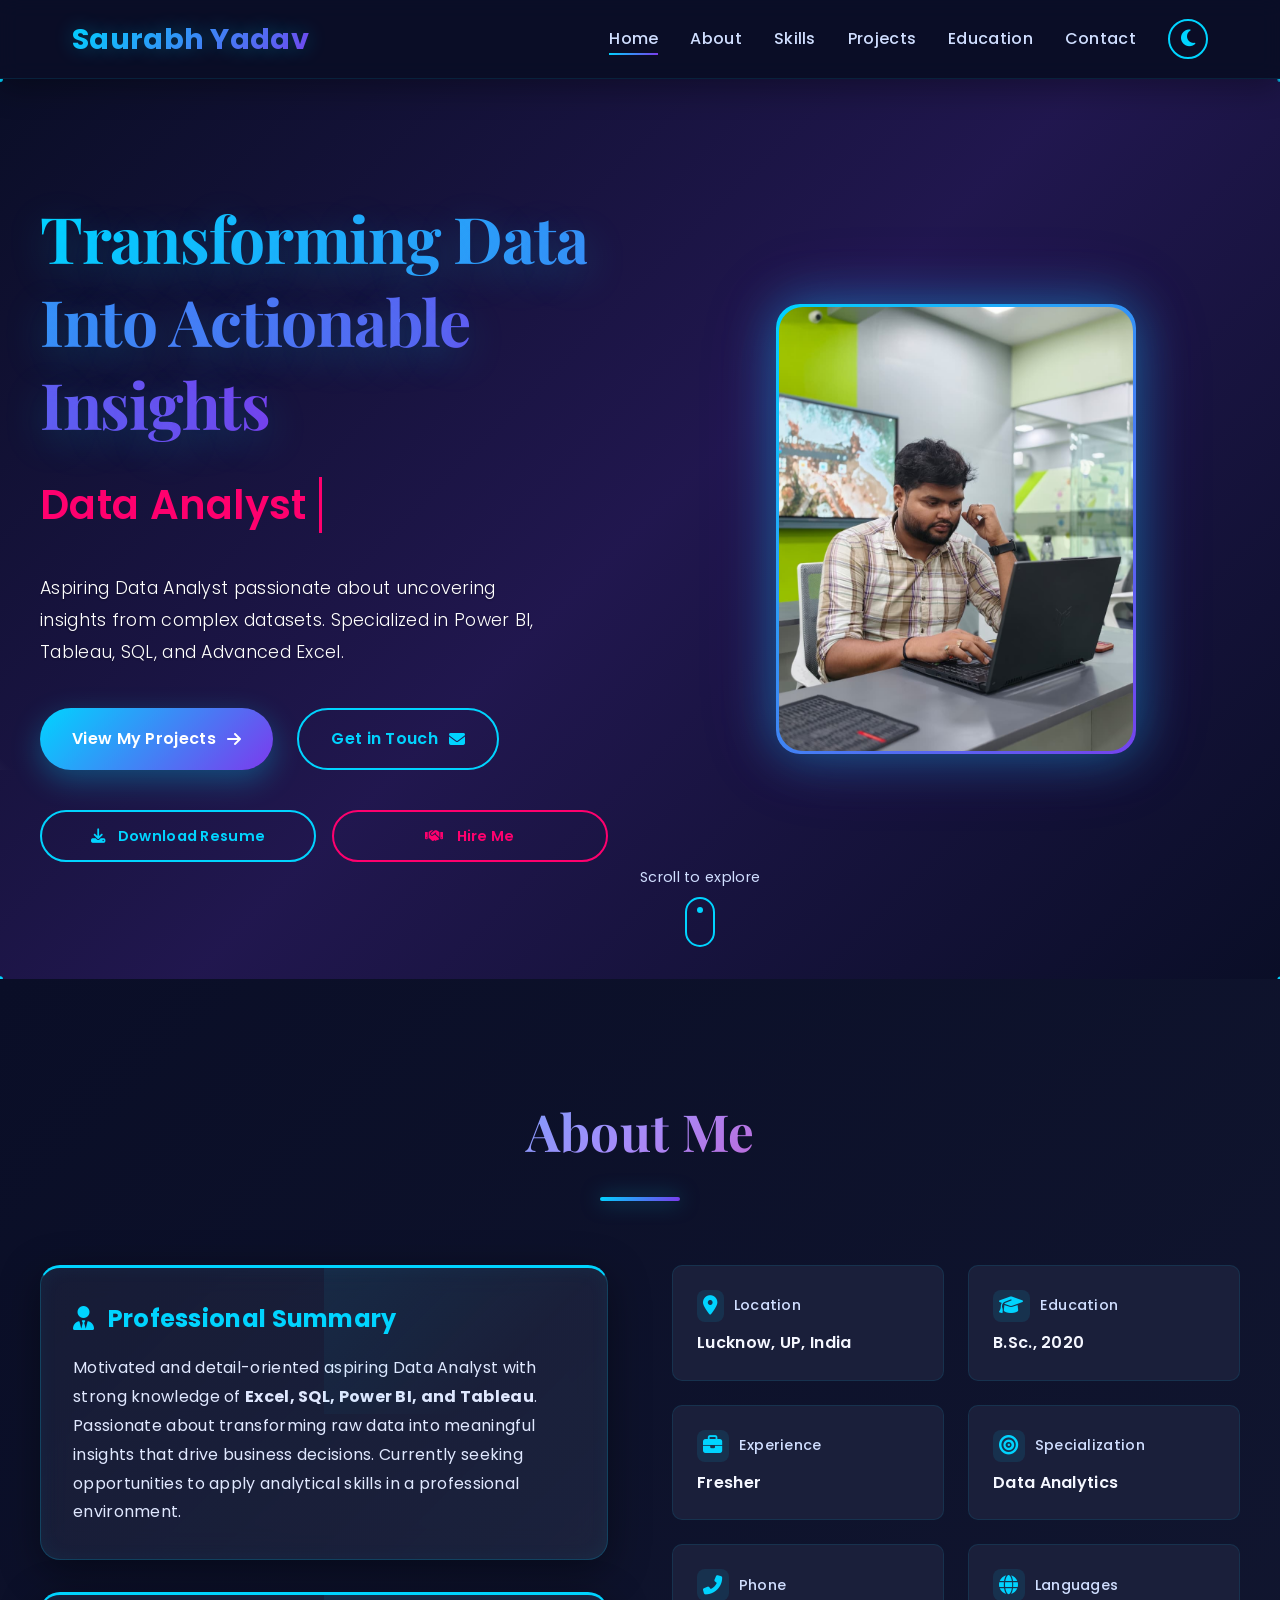
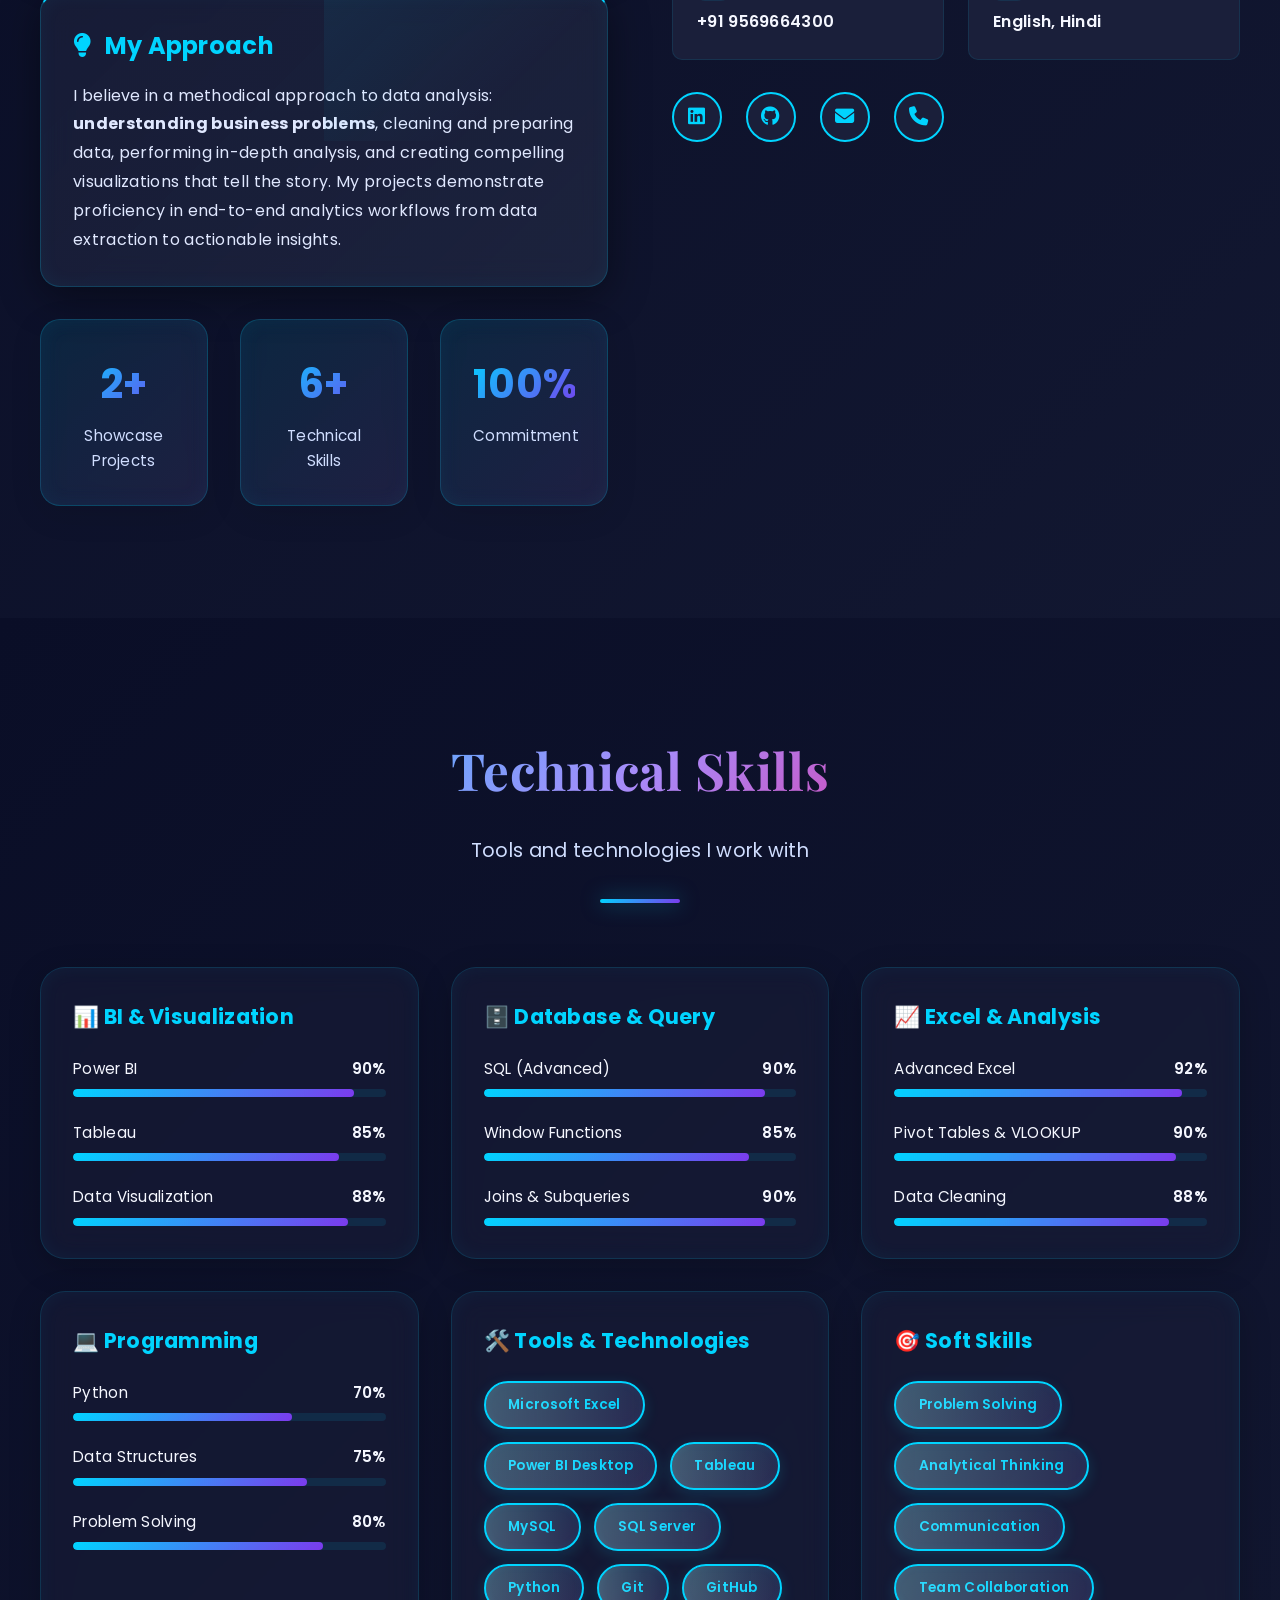
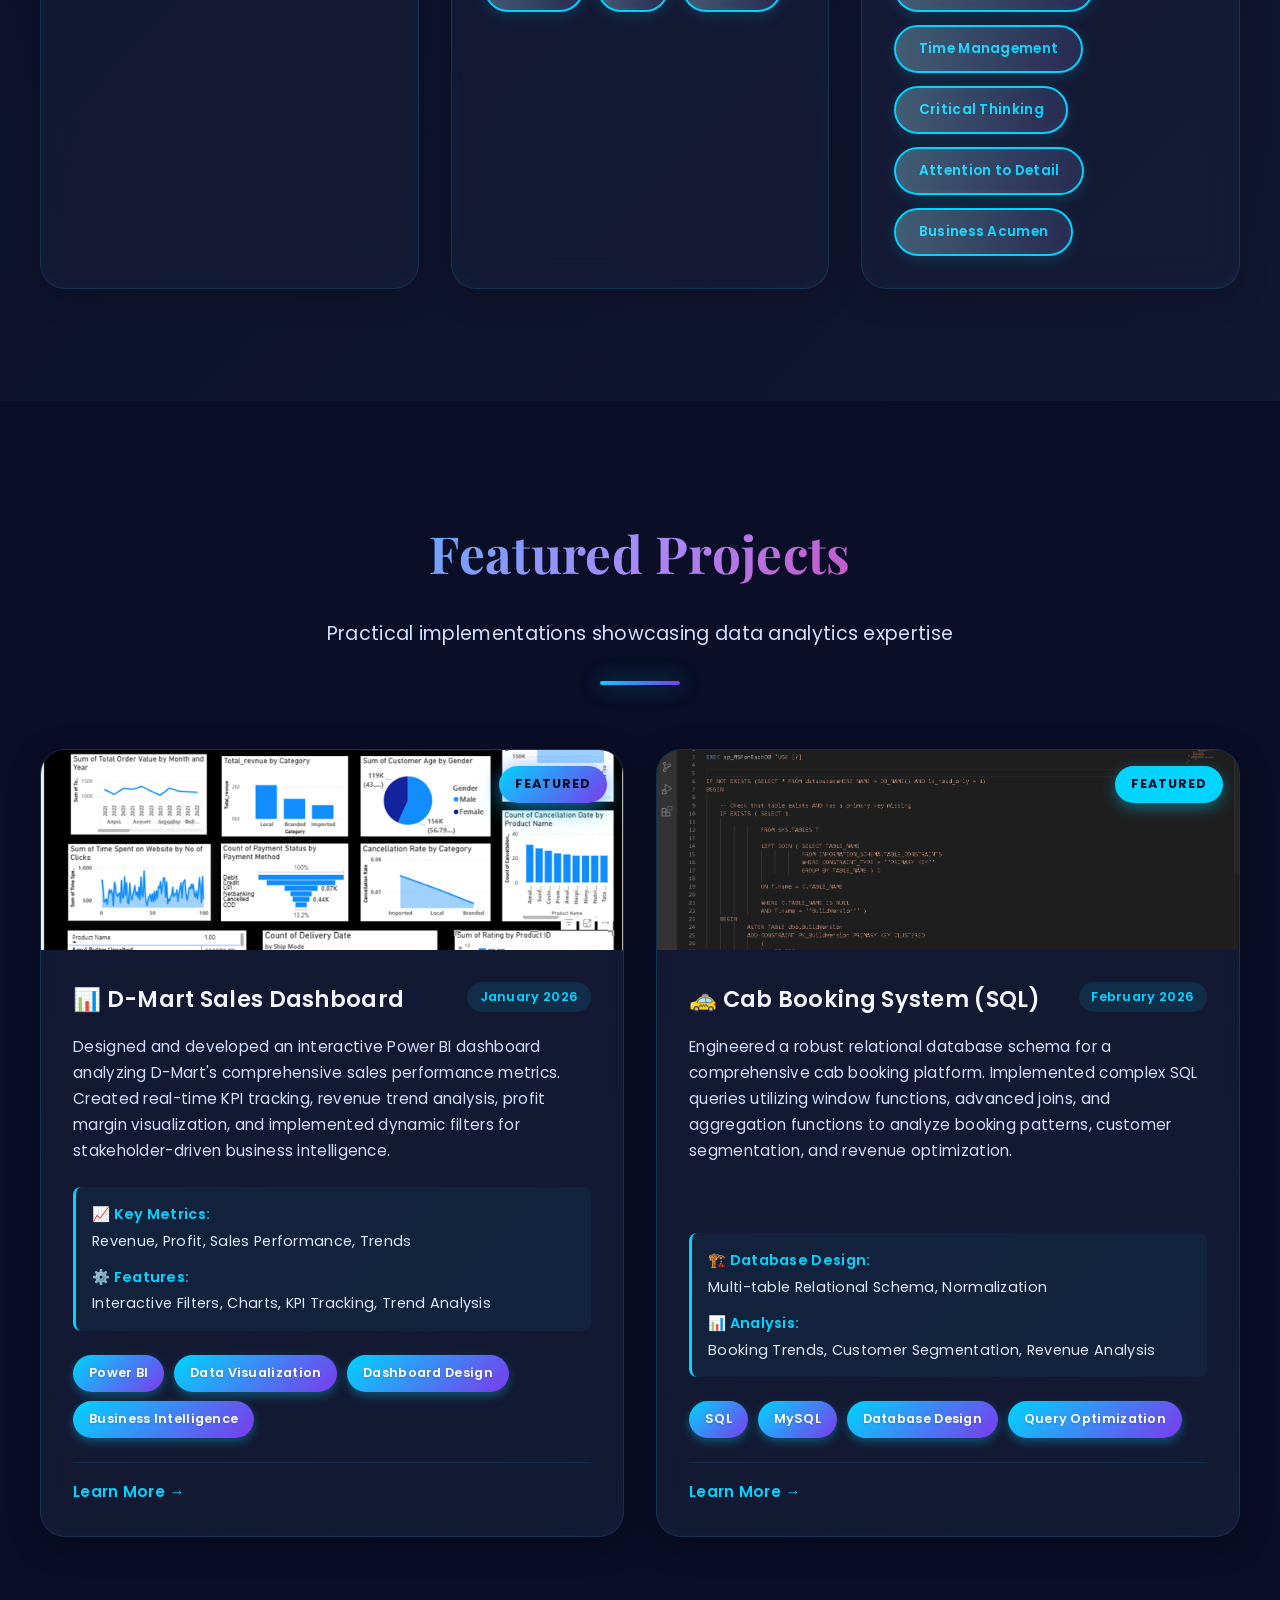
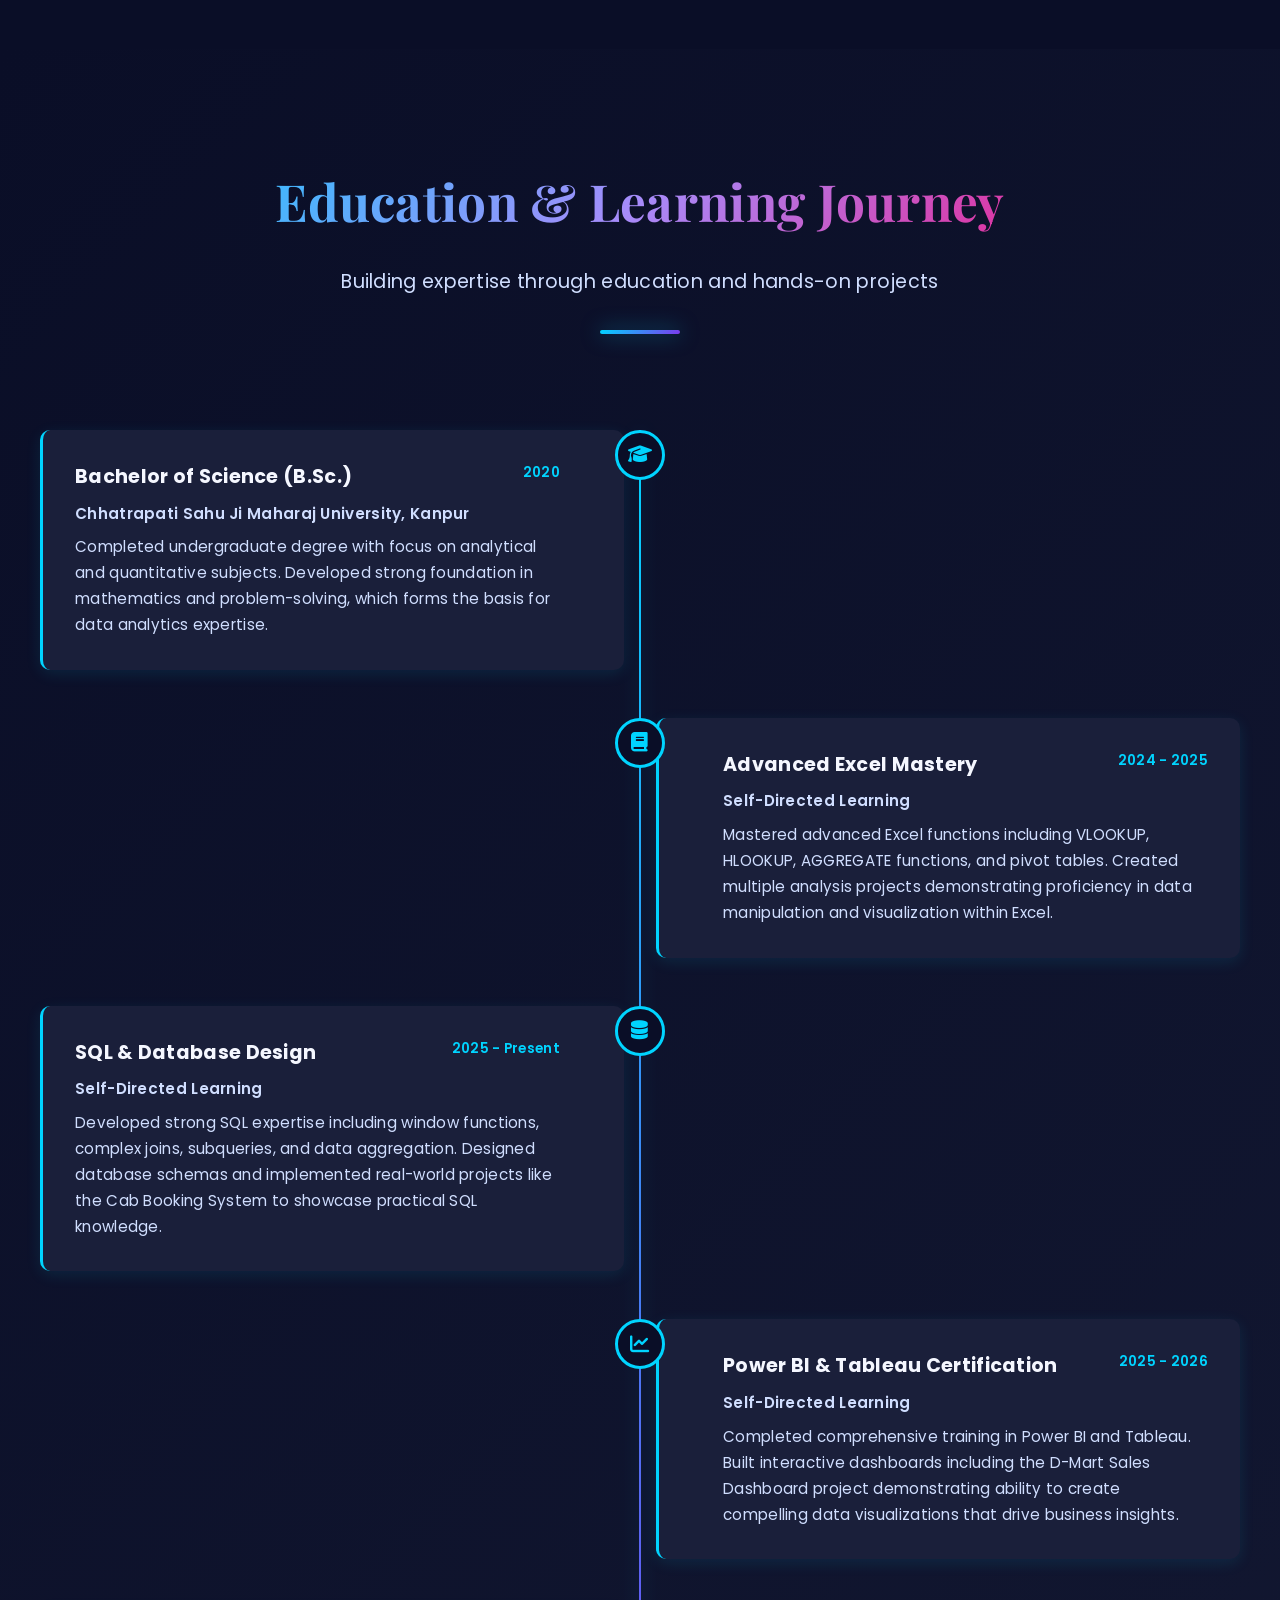
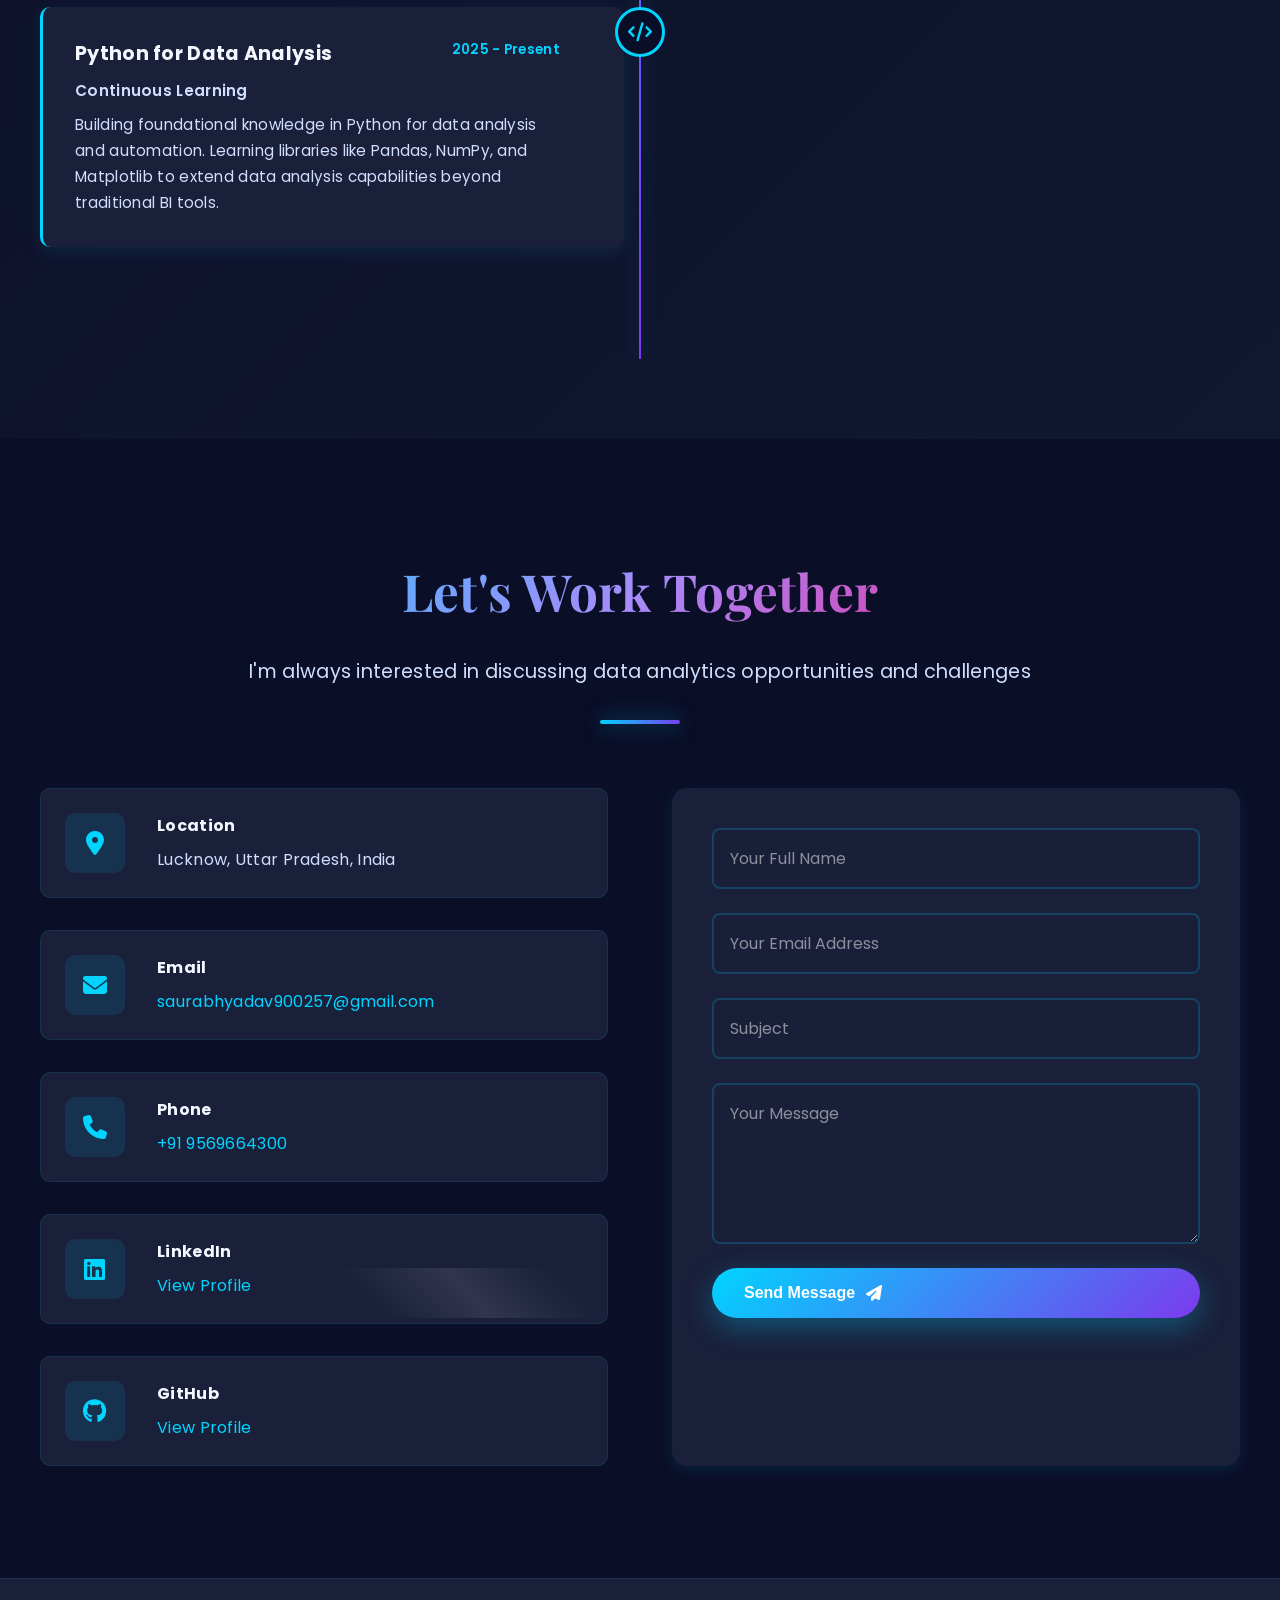
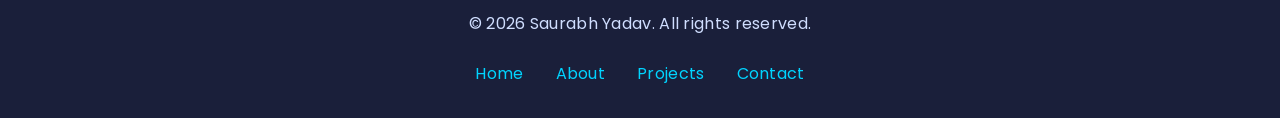
<file: index.html>
<!DOCTYPE html>
<html lang="en">

<head>
    <!-- Meta Tags for SEO & Accessibility -->
    <meta charset="UTF-8">
    <meta name="viewport" content="width=device-width, initial-scale=1.0">
    <meta name="description"
        content="Saurabh Yadav - Data Analyst | Power BI | Tableau | SQL | Advanced Excel | Portfolio showcasing data analytics & visualization projects">
    <meta name="keywords"
        content="Data Analyst, Power BI, Tableau, SQL, Excel, Data Visualization, Business Intelligence, Analytics, Lucknow">
    <meta name="author" content="Saurabh Yadav">
    <meta name="theme-color" content="#00d4ff">
    <meta name="robots" content="index, follow">
    <meta name="apple-mobile-web-app-capable" content="yes">
    <meta name="apple-mobile-web-app-status-bar-style" content="black-translucent">

    <!-- OpenGraph Tags for Social Sharing -->
    <meta property="og:type" content="website">
    <meta property="og:title" content="Saurabh Yadav - Data Analyst Portfolio">
    <meta property="og:description"
        content="Professional Data Analyst showcasing Power BI dashboards, SQL database design, and advanced analytics projects">
    <meta property="og:site_name" content="Saurabh Yadav Portfolio">

    <title>Saurabh Yadav | Data Analyst | Power BI | SQL | Tableau</title>

    <!-- Modern Font Loading (Optimized) -->
    <link rel="preconnect" href="https://fonts.googleapis.com">
    <link rel="preconnect" href="https://fonts.gstatic.com" crossorigin>
    <link
        href="https://fonts.googleapis.com/css2?family=Poppins:wght@300;400;500;600;700;800&family=Playfair+Display:wght@700&family=JetBrains+Mono:wght@400;500&display=swap"
        rel="stylesheet">

    <!-- Icon Library -->
    <link rel="stylesheet" href="https://cdnjs.cloudflare.com/ajax/libs/font-awesome/6.4.0/css/all.min.css"
        crossorigin="anonymous" referrerpolicy="no-referrer">

    <!-- Animation Libraries -->
    <link rel="stylesheet" href="css/animate.css">
    <link rel="stylesheet" href="css/aos.css">

    <!-- Main Stylesheet -->
    <link rel="stylesheet" href="css/style.css">
</head>

<body role="application">
    <!-- Scroll Progress Bar -->
    <div id="scrollProgress" class="scroll-progress"></div>

    <!-- Navigation -->
    <nav class="navbar" id="navbar">
        <div class="nav-container">
            <div class="nav-brand">
                <a href="#home">Saurabh Yadav</a>
            </div>
            <button class="menu-toggle" id="menuToggle">
                <span></span><span></span><span></span>
            </button>
            <ul class="nav-menu" id="navMenu">
                <li><a href="#home" class="nav-link">Home</a></li>
                <li><a href="#about" class="nav-link">About</a></li>
                <li><a href="#skills" class="nav-link">Skills</a></li>
                <li><a href="#projects" class="nav-link">Projects</a></li>
                <li><a href="#education" class="nav-link">Education</a></li>
                <li><a href="#contact" class="nav-link">Contact</a></li>
                <li>
                    <button class="theme-toggle" id="themeToggle" title="Toggle Dark/Light Mode">
                        <i class="fas fa-moon"></i>
                    </button>
                </li>
            </ul>
        </div>
    </nav>

    <!-- Loading Animation -->
    <div id="loadingScreen" class="loading-screen">
        <div class="loader">
            <div class="loader-dot"></div>
            <div class="loader-dot"></div>
            <div class="loader-dot"></div>
        </div>
    </div>

    <!-- Hero Section -->
    <section id="home" class="hero-section">
        <canvas id="particleCanvas" class="particle-canvas"></canvas>
        <div class="hero-content">
            <div class="hero-text">
                <h1 class="hero-title" data-aos="fade-up">
                    <span class="gradient-text">
                        Transforming Data<br>Into Actionable Insights
                    </span>
                </h1>

                <div class="typing-container" data-aos="fade-up" data-aos-delay="200">
                    <span class="typing-text">
                        <span class="typing-role">Data Analyst </span>
                    </span>
                </div>

                <p class="hero-description" data-aos="fade-up" data-aos-delay="400">
                    Aspiring Data Analyst passionate about uncovering insights from complex datasets.
                    Specialized in Power BI, Tableau, SQL, and Advanced Excel.
                </p>

                <div class="hero-buttons" data-aos="fade-up" data-aos-delay="600">
                    <a href="#projects" class="btn btn-primary">
                        <span>View My Projects</span>
                        <i class="fas fa-arrow-right"></i>
                    </a>
                    <a href="#contact" class="btn btn-secondary">
                        <span>Get in Touch</span>
                        <i class="fas fa-envelope"></i>
                    </a>
                </div>

                <!-- Download Resume Button -->
                <div class="hero-cta" data-aos="fade-up" data-aos-delay="800">
                    <a href="#" class="btn btn-outline" title="Download Saurabh Yadav's Resume">
                        <i class="fas fa-download"></i>
                        <span>Download Resume</span>
                    </a>
                    <a href="#contact" class="btn btn-outline btn-hire-me">
                        <i class="fas fa-handshake"></i>
                        <span>Hire Me</span>
                    </a>
                </div>
            </div>

            <div class="hero-image" data-aos="fade-left" data-aos-delay="300">
                <div class="profile-glow">
                    <img src="images/profile_picture.png" alt="Saurabh Yadav - Data Analyst" class="profile-image">
                </div>
            </div>
        </div>

        <div class="hero-scroll" data-aos="fade-up" data-aos-delay="800">
            <span>Scroll to explore</span>
            <div class="scroll-indicator">
                <div class="scroll-dot"></div>
            </div>
        </div>
    </section>

    <!-- About Section -->
    <section id="about" class="about-section">
        <div class="section-wrapper">
            <div class="section-header" data-aos="fade-up">
                <h2 class="section-title">About Me</h2>
                <div class="line-accent"></div>
            </div>

            <div class="about-content">
                <div class="about-text" data-aos="fade-right">
                    <div class="about-card">
                        <h3><i class="fas fa-user-tie text-accent"></i> Professional Summary</h3>
                        <p>
                            Motivated and detail-oriented aspiring Data Analyst with strong knowledge of <strong>Excel,
                                SQL, Power BI, and Tableau</strong>.
                            Passionate about transforming raw data into meaningful insights that drive business
                            decisions. Currently seeking
                            opportunities to apply analytical skills in a professional environment.
                        </p>
                    </div>

                    <div class="about-card">
                        <h3><i class="fas fa-lightbulb text-accent"></i> My Approach</h3>
                        <p>
                            I believe in a methodical approach to data analysis: <strong>understanding business
                                problems</strong>, cleaning and preparing data,
                            performing in-depth analysis, and creating compelling visualizations that tell the story. My
                            projects demonstrate
                            proficiency in end-to-end analytics workflows from data extraction to actionable insights.
                        </p>
                    </div>

                    <div class="about-stats">
                        <div class="stat-item" data-aos="zoom-up">
                            <h4>2+</h4>
                            <p>Showcase Projects</p>
                        </div>
                        <div class="stat-item" data-aos="zoom-up" data-aos-delay="100">
                            <h4>6+</h4>
                            <p>Technical Skills</p>
                        </div>
                        <div class="stat-item" data-aos="zoom-up" data-aos-delay="200">
                            <h4>100%</h4>
                            <p>Commitment</p>
                        </div>
                    </div>
                </div>

                <div class="about-info" data-aos="fade-left">

                    <div class="info-grid">
                        <div class="info-item">
                            <span class="info-label"><i class="fas fa-map-marker-alt info-icon"></i> Location</span>
                            <span class="info-value">Lucknow, UP, India</span>
                        </div>
                        <div class="info-item">
                            <span class="info-label"><i class="fas fa-graduation-cap info-icon"></i> Education</span>
                            <span class="info-value">B.Sc., 2020</span>
                        </div>
                        <div class="info-item">
                            <span class="info-label"><i class="fas fa-briefcase info-icon"></i> Experience</span>
                            <span class="info-value">Fresher</span>
                        </div>
                        <div class="info-item">
                            <span class="info-label"><i class="fas fa-bullseye info-icon"></i> Specialization</span>
                            <span class="info-value">Data Analytics</span>
                        </div>
                        <div class="info-item">
                            <span class="info-label"><i class="fas fa-phone-alt info-icon"></i> Phone</span>
                            <span class="info-value">+91 9569664300</span>
                        </div>
                        <div class="info-item">
                            <span class="info-label"><i class="fas fa-globe info-icon"></i> Languages</span>
                            <span class="info-value">English, Hindi</span>
                        </div>
                    </div>

                    <div class="social-links" data-aos="fade-up" data-aos-delay="200">
                        <a href="https://www.linkedin.com/in/saurabh-yadav-7443143a2" target="_blank"
                            rel="noopener noreferrer" class="social-icon" title="LinkedIn">
                            <i class="fab fa-linkedin"></i>
                        </a>
                        <a href="https://github.com/saurabhyadav900257-dot" target="_blank" rel="noopener noreferrer"
                            class="social-icon" title="GitHub">
                            <i class="fab fa-github"></i>
                        </a>
                        <a href="mailto:saurabhyadav900257@gmail.com" class="social-icon" title="Email">
                            <i class="fas fa-envelope"></i>
                        </a>
                        <a href="tel:+919569664300" class="social-icon" title="Call">
                            <i class="fas fa-phone"></i>
                        </a>
                    </div>
                </div>
            </div>
        </div>
    </section>

    <!-- Skills Section -->
    <section id="skills" class="skills-section">
        <div class="section-wrapper">
            <div class="section-header" data-aos="fade-up">
                <h2 class="section-title">Technical Skills</h2>
                <p class="section-subtitle">Tools and technologies I work with</p>
                <div class="line-accent"></div>
            </div>

            <div class="skills-grid">
                <!-- Business Intelligence & Visualization -->
                <div class="skill-category" data-aos="fade-up">
                    <h3>📊 BI & Visualization</h3>
                    <div class="skill-list">
                        <div class="skill-item">
                            <div class="skill-header">
                                <span>Power BI</span>
                                <span class="skill-percent">90%</span>
                            </div>
                            <div class="skill-bar">
                                <div class="skill-progress" style="width: 90%"></div>
                            </div>
                        </div>
                        <div class="skill-item">
                            <div class="skill-header">
                                <span>Tableau</span>
                                <span class="skill-percent">85%</span>
                            </div>
                            <div class="skill-bar">
                                <div class="skill-progress" style="width: 85%"></div>
                            </div>
                        </div>
                        <div class="skill-item">
                            <div class="skill-header">
                                <span>Data Visualization</span>
                                <span class="skill-percent">88%</span>
                            </div>
                            <div class="skill-bar">
                                <div class="skill-progress" style="width: 88%"></div>
                            </div>
                        </div>
                    </div>
                </div>

                <!-- Database & Query Languages -->
                <div class="skill-category" data-aos="fade-up" data-aos-delay="100">
                    <h3>🗄️ Database & Query</h3>
                    <div class="skill-list">
                        <div class="skill-item">
                            <div class="skill-header">
                                <span>SQL (Advanced)</span>
                                <span class="skill-percent">90%</span>
                            </div>
                            <div class="skill-bar">
                                <div class="skill-progress" style="width: 90%"></div>
                            </div>
                        </div>
                        <div class="skill-item">
                            <div class="skill-header">
                                <span>Window Functions</span>
                                <span class="skill-percent">85%</span>
                            </div>
                            <div class="skill-bar">
                                <div class="skill-progress" style="width: 85%"></div>
                            </div>
                        </div>
                        <div class="skill-item">
                            <div class="skill-header">
                                <span>Joins & Subqueries</span>
                                <span class="skill-percent">90%</span>
                            </div>
                            <div class="skill-bar">
                                <div class="skill-progress" style="width: 90%"></div>
                            </div>
                        </div>
                    </div>
                </div>

                <!-- Excel & Data Analysis -->
                <div class="skill-category" data-aos="fade-up" data-aos-delay="200">
                    <h3>📈 Excel & Analysis</h3>
                    <div class="skill-list">
                        <div class="skill-item">
                            <div class="skill-header">
                                <span>Advanced Excel</span>
                                <span class="skill-percent">92%</span>
                            </div>
                            <div class="skill-bar">
                                <div class="skill-progress" style="width: 92%"></div>
                            </div>
                        </div>
                        <div class="skill-item">
                            <div class="skill-header">
                                <span>Pivot Tables & VLOOKUP</span>
                                <span class="skill-percent">90%</span>
                            </div>
                            <div class="skill-bar">
                                <div class="skill-progress" style="width: 90%"></div>
                            </div>
                        </div>
                        <div class="skill-item">
                            <div class="skill-header">
                                <span>Data Cleaning</span>
                                <span class="skill-percent">88%</span>
                            </div>
                            <div class="skill-bar">
                                <div class="skill-progress" style="width: 88%"></div>
                            </div>
                        </div>
                    </div>
                </div>

                <!-- Programming & Additional Skills -->
                <div class="skill-category" data-aos="fade-up" data-aos-delay="300">
                    <h3>💻 Programming</h3>
                    <div class="skill-list">
                        <div class="skill-item">
                            <div class="skill-header">
                                <span>Python</span>
                                <span class="skill-percent">70%</span>
                            </div>
                            <div class="skill-bar">
                                <div class="skill-progress" style="width: 70%"></div>
                            </div>
                        </div>
                        <div class="skill-item">
                            <div class="skill-header">
                                <span>Data Structures</span>
                                <span class="skill-percent">75%</span>
                            </div>
                            <div class="skill-bar">
                                <div class="skill-progress" style="width: 75%"></div>
                            </div>
                        </div>
                        <div class="skill-item">
                            <div class="skill-header">
                                <span>Problem Solving</span>
                                <span class="skill-percent">80%</span>
                            </div>
                            <div class="skill-bar">
                                <div class="skill-progress" style="width: 80%"></div>
                            </div>
                        </div>
                    </div>
                </div>

                <!-- Tools & Soft Skills -->
                <div class="skill-category" data-aos="fade-up" data-aos-delay="400">
                    <h3>🛠️ Tools & Technologies</h3>
                    <div class="skill-tags">
                        <span class="skill-tag">Microsoft Excel</span>
                        <span class="skill-tag">Power BI Desktop</span>
                        <span class="skill-tag">Tableau</span>
                        <span class="skill-tag">MySQL</span>
                        <span class="skill-tag">SQL Server</span>
                        <span class="skill-tag">Python</span>
                        <span class="skill-tag">Git</span>
                        <span class="skill-tag">GitHub</span>
                    </div>
                </div>

                <!-- Soft Skills -->
                <div class="skill-category" data-aos="fade-up" data-aos-delay="500">
                    <h3>🎯 Soft Skills</h3>
                    <div class="skill-tags">
                        <span class="skill-tag">Problem Solving</span>
                        <span class="skill-tag">Analytical Thinking</span>
                        <span class="skill-tag">Communication</span>
                        <span class="skill-tag">Team Collaboration</span>
                        <span class="skill-tag">Time Management</span>
                        <span class="skill-tag">Critical Thinking</span>
                        <span class="skill-tag">Attention to Detail</span>
                        <span class="skill-tag">Business Acumen</span>
                    </div>
                </div>
            </div>
        </div>
    </section>

    <!-- Projects Section -->
    <section id="projects" class="projects-section">
        <div class="section-wrapper">
            <div class="section-header" data-aos="fade-up">
                <h2 class="section-title">Featured Projects</h2>
                <p class="section-subtitle">Practical implementations showcasing data analytics expertise</p>
                <div class="line-accent"></div>
            </div>

            <div class="projects-grid">
                <!-- Project 1: D-Mart Sales Dashboard -->
                <div class="project-card" data-aos="fade-up">
                    <div class="project-badge premium">Featured</div>
                    <div class="project-image-wrapper">
                        <img src="images/dmart-dashboard.png" alt="D-Mart Sales Dashboard - Power BI Dashboard"
                            class="project-image" loading="lazy">
                        <div class="project-overlay">
                            <div class="overlay-content">
                                <p class="overlay-label">View Case Study</p>
                            </div>
                        </div>
                    </div>
                    <div class="project-content">
                        <div class="project-header">
                            <h3>📊 D-Mart Sales Dashboard</h3>
                            <span class="project-date">January 2026</span>
                        </div>
                        <p class="project-description">
                            Designed and developed an interactive Power BI dashboard analyzing D-Mart's comprehensive
                            sales performance metrics.
                            Created real-time KPI tracking, revenue trend analysis, profit margin visualization, and
                            implemented dynamic filters
                            for stakeholder-driven business intelligence.
                        </p>
                        <div class="project-details">
                            <div class="detail-item">
                                <span class="detail-label">📈 Key Metrics:</span>
                                <span>Revenue, Profit, Sales Performance, Trends</span>
                            </div>
                            <div class="detail-item">
                                <span class="detail-label">⚙️ Features:</span>
                                <span>Interactive Filters, Charts, KPI Tracking, Trend Analysis</span>
                            </div>
                        </div>
                        <div class="project-tags">
                            <span class="tag">Power BI</span>
                            <span class="tag">Data Visualization</span>
                            <span class="tag">Dashboard Design</span>
                            <span class="tag">Business Intelligence</span>
                        </div>
                        <div class="project-cta">
                            <a href="#contact" class="link-btn">Learn More →</a>
                        </div>
                    </div>
                </div>

                <!-- Project 2: Cab Booking System -->
                <div class="project-card" data-aos="fade-up" data-aos-delay="100">
                    <div class="project-badge">Featured</div>
                    <div class="project-image-wrapper">
                        <img src="images/cab_booking_system.png" alt="Cab Booking System - SQL Database Design"
                            class="project-image" loading="lazy">
                        <div class="project-overlay">
                            <div class="overlay-content">
                                <p class="overlay-label">View Case Study</p>
                            </div>
                        </div>
                    </div>
                    <div class="project-content">
                        <div class="project-header">
                            <h3>🚕 Cab Booking System (SQL)</h3>
                            <span class="project-date">February 2026</span>
                        </div>
                        <p class="project-description">
                            Engineered a robust relational database schema for a comprehensive cab booking platform.
                            Implemented complex SQL queries
                            utilizing window functions, advanced joins, and aggregation functions to analyze booking
                            patterns, customer segmentation,
                            and revenue optimization.
                        </p>
                        <div class="project-details">
                            <div class="detail-item">
                                <span class="detail-label">🏗️ Database Design:</span>
                                <span>Multi-table Relational Schema, Normalization</span>
                            </div>
                            <div class="detail-item">
                                <span class="detail-label">📊 Analysis:</span>
                                <span>Booking Trends, Customer Segmentation, Revenue Analysis</span>
                            </div>
                        </div>
                        <div class="project-tags">
                            <span class="tag">SQL</span>
                            <span class="tag">MySQL</span>
                            <span class="tag">Database Design</span>
                            <span class="tag">Query Optimization</span>
                        </div>
                        <div class="project-cta">
                            <a href="#contact" class="link-btn">Learn More →</a>
                        </div>
                    </div>
                </div>
            </div>
        </div>
    </section>

    <!-- Education & Journey Section -->
    <section id="education" class="experience-section">
        <div class="section-wrapper">
            <div class="section-header" data-aos="fade-up">
                <h2 class="section-title">Education & Learning Journey</h2>
                <p class="section-subtitle">Building expertise through education and hands-on projects</p>
                <div class="line-accent"></div>
            </div>

            <div class="experience-container">
                <div class="timeline">
                    <!-- Education 1 -->
                    <div class="timeline-item" data-aos="fade-right">
                        <div class="timeline-marker">
                            <i class="fas fa-graduation-cap"></i>
                        </div>
                        <div class="timeline-content">
                            <div class="timeline-header">
                                <h3>Bachelor of Science (B.Sc.)</h3>
                                <span class="timeline-date">2020</span>
                            </div>
                            <p class="timeline-company">Chhatrapati Sahu Ji Maharaj University, Kanpur</p>
                            <p>
                                Completed undergraduate degree with focus on analytical and quantitative subjects.
                                Developed strong foundation in mathematics and problem-solving, which forms the basis
                                for data analytics expertise.
                            </p>
                        </div>
                    </div>

                    <!-- Learning Journey - Skills -->
                    <div class="timeline-item" data-aos="fade-right" data-aos-delay="100">
                        <div class="timeline-marker">
                            <i class="fas fa-book"></i>
                        </div>
                        <div class="timeline-content">
                            <div class="timeline-header">
                                <h3>Advanced Excel Mastery</h3>
                                <span class="timeline-date">2024 - 2025</span>
                            </div>
                            <p class="timeline-company">Self-Directed Learning</p>
                            <p>
                                Mastered advanced Excel functions including VLOOKUP, HLOOKUP, AGGREGATE functions,
                                and pivot tables. Created multiple analysis projects demonstrating proficiency in
                                data manipulation and visualization within Excel.
                            </p>
                        </div>
                    </div>

                    <!-- Learning Journey - SQL -->
                    <div class="timeline-item" data-aos="fade-right" data-aos-delay="200">
                        <div class="timeline-marker">
                            <i class="fas fa-database"></i>
                        </div>
                        <div class="timeline-content">
                            <div class="timeline-header">
                                <h3>SQL & Database Design</h3>
                                <span class="timeline-date">2025 - Present</span>
                            </div>
                            <p class="timeline-company">Self-Directed Learning</p>
                            <p>
                                Developed strong SQL expertise including window functions, complex joins, subqueries,
                                and data aggregation. Designed database schemas and implemented real-world projects
                                like the Cab Booking System to showcase practical SQL knowledge.
                            </p>
                        </div>
                    </div>

                    <!-- Learning Journey - BI Tools -->
                    <div class="timeline-item" data-aos="fade-right" data-aos-delay="300">
                        <div class="timeline-marker">
                            <i class="fas fa-chart-line"></i>
                        </div>
                        <div class="timeline-content">
                            <div class="timeline-header">
                                <h3>Power BI & Tableau Certification</h3>
                                <span class="timeline-date">2025 - 2026</span>
                            </div>
                            <p class="timeline-company">Self-Directed Learning</p>
                            <p>
                                Completed comprehensive training in Power BI and Tableau. Built interactive dashboards
                                including the D-Mart Sales Dashboard project demonstrating ability to create compelling
                                data visualizations that drive business insights.
                            </p>
                        </div>
                    </div>

                    <!-- Learning Journey - Python -->
                    <div class="timeline-item" data-aos="fade-right" data-aos-delay="400">
                        <div class="timeline-marker">
                            <i class="fas fa-code"></i>
                        </div>
                        <div class="timeline-content">
                            <div class="timeline-header">
                                <h3>Python for Data Analysis</h3>
                                <span class="timeline-date">2025 - Present</span>
                            </div>
                            <p class="timeline-company">Continuous Learning</p>
                            <p>
                                Building foundational knowledge in Python for data analysis and automation.
                                Learning libraries like Pandas, NumPy, and Matplotlib to extend data analysis
                                capabilities beyond traditional BI tools.
                            </p>
                        </div>
                    </div>
                </div>
            </div>
        </div>
    </section>

    <!-- Contact Section -->
    <section id="contact" class="contact-section">
        <div class="section-wrapper">
            <div class="section-header" data-aos="fade-up">
                <h2 class="section-title">Let's Work Together</h2>
                <p class="section-subtitle">I'm always interested in discussing data analytics opportunities and
                    challenges</p>
                <div class="line-accent"></div>
            </div>

            <div class="contact-container">
                <div class="contact-info" data-aos="fade-right">
                    <div class="contact-item">
                        <div class="contact-icon">
                            <i class="fas fa-map-marker-alt"></i>
                        </div>
                        <div class="contact-details">
                            <h4>Location</h4>
                            <p>Lucknow, Uttar Pradesh, India</p>
                        </div>
                    </div>

                    <div class="contact-item">
                        <div class="contact-icon">
                            <i class="fas fa-envelope"></i>
                        </div>
                        <div class="contact-details">
                            <h4>Email</h4>
                            <p><a href="mailto:saurabhyadav900257@gmail.com">saurabhyadav900257@gmail.com</a></p>
                        </div>
                    </div>

                    <div class="contact-item">
                        <div class="contact-icon">
                            <i class="fas fa-phone"></i>
                        </div>
                        <div class="contact-details">
                            <h4>Phone</h4>
                            <p><a href="tel:+919569664300">+91 9569664300</a></p>
                        </div>
                    </div>

                    <div class="contact-item">
                        <div class="contact-icon">
                            <i class="fab fa-linkedin"></i>
                        </div>
                        <div class="contact-details">
                            <h4>LinkedIn</h4>
                            <p><a href="https://www.linkedin.com/in/saurabh-yadav-7443143a2" target="_blank"
                                    rel="noopener noreferrer">View Profile</a></p>
                        </div>
                    </div>

                    <div class="contact-item">
                        <div class="contact-icon">
                            <i class="fab fa-github"></i>
                        </div>
                        <div class="contact-details">
                            <h4>GitHub</h4>
                            <p><a href="https://github.com/saurabhyadav900257-dot" target="_blank"
                                    rel="noopener noreferrer">View Profile</a></p>
                        </div>
                    </div>
                </div>

                <form class="contact-form" id="contactForm" method="POST" action="#" novalidate>
                    <div class="form-group">
                        <input type="text" class="form-input" name="fullName" placeholder="Your Full Name" required
                            aria-label="Full Name">
                        <span class="form-error"></span>
                    </div>
                    <div class="form-group">
                        <input type="email" class="form-input" name="email" placeholder="Your Email Address" required
                            aria-label="Email Address">
                        <span class="form-error"></span>
                    </div>
                    <div class="form-group">
                        <input type="text" class="form-input" name="subject" placeholder="Subject" required
                            aria-label="Subject">
                        <span class="form-error"></span>
                    </div>
                    <div class="form-group">
                        <textarea class="form-input form-textarea" name="message" placeholder="Your Message" rows="5"
                            required aria-label="Message"></textarea>
                        <span class="form-error"></span>
                    </div>
                    <button type="submit" class="btn btn-primary btn-submit" aria-label="Send Message">
                        <span>Send Message</span>
                        <i class="fas fa-paper-plane" aria-hidden="true"></i>
                    </button>
                    <div class="form-status" role="status" aria-live="polite"></div>
                </form>
            </div>
        </div>
    </section>

    <!-- Footer -->
    <footer class="footer">
        <div class="footer-content">
            <p>&copy; 2026 Saurabh Yadav. All rights reserved.</p>
            <div class="footer-links">
                <a href="#home">Home</a>
                <a href="#about">About</a>
                <a href="#projects">Projects</a>
                <a href="#contact">Contact</a>
            </div>
        </div>
    </footer>

    <!-- Scripts -->
    <script src="js/aos.js"></script>
    <script src="js/main.js"></script>
</body>

</html>
</file>
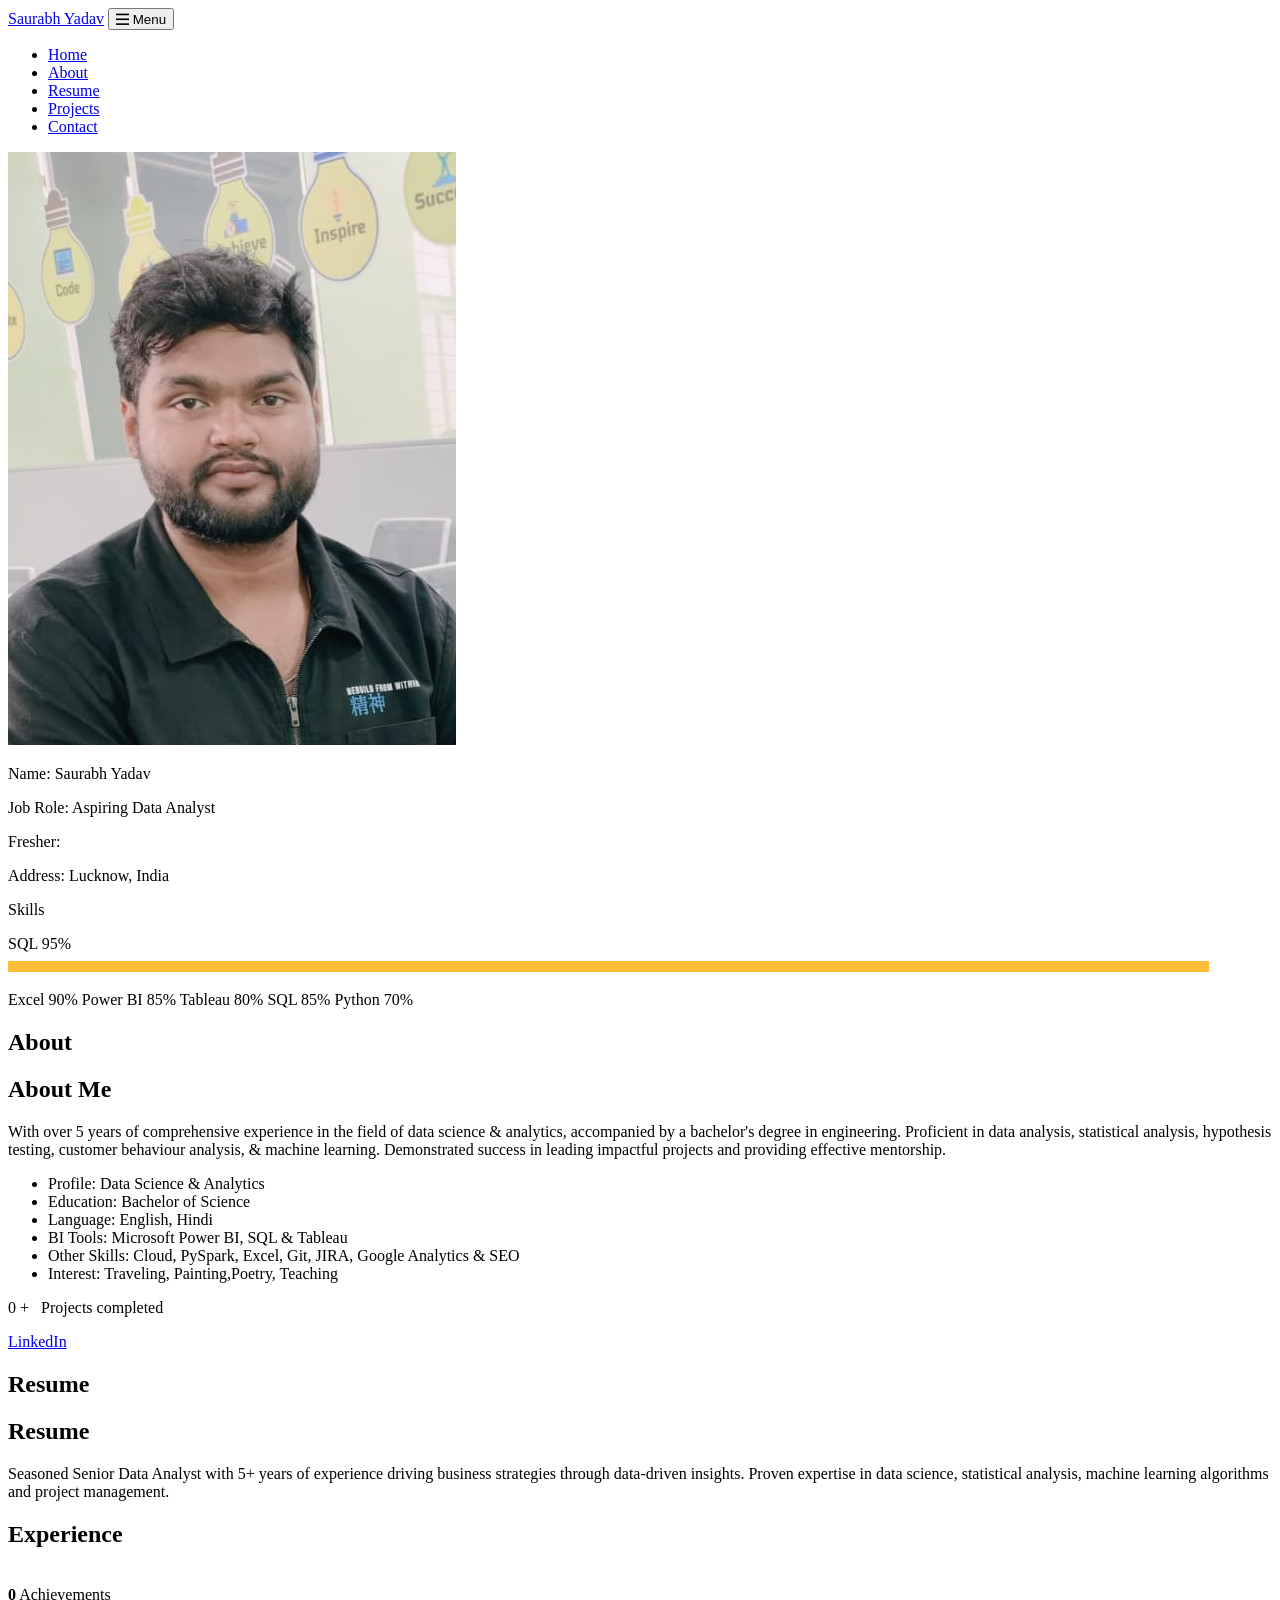
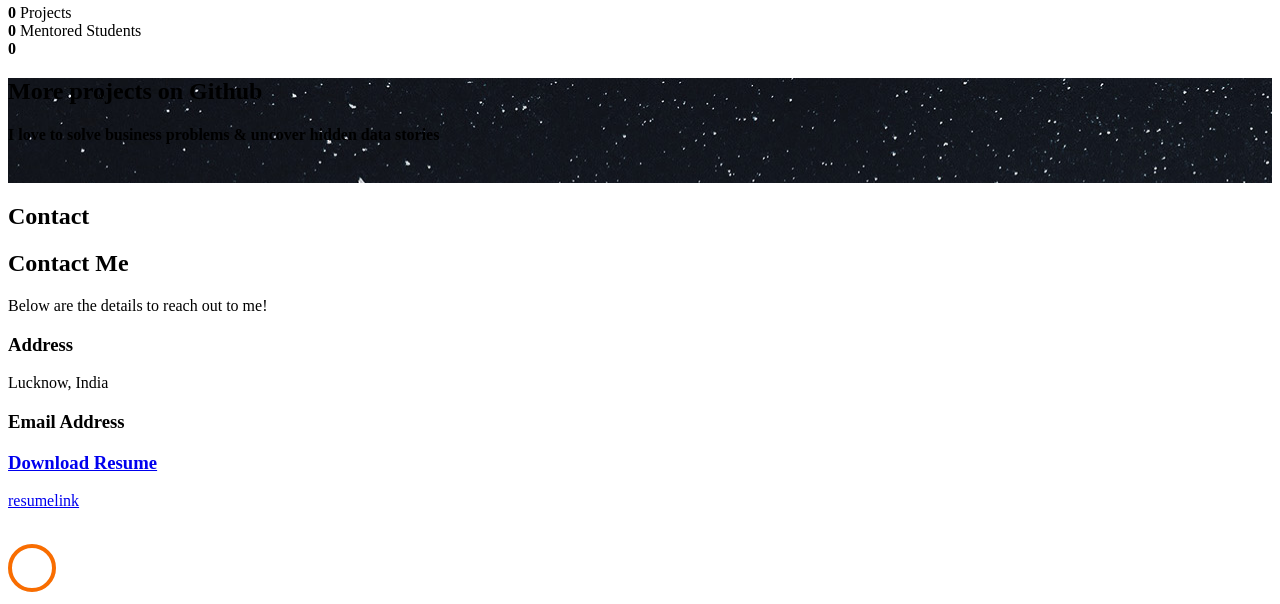
<file: index 2.html>
<!DOCTYPE html>
<html lang="en">
  <head>
    <title>Saurabh Yadav Portfolio</title>
    <meta charset="utf-8">
    <meta name="viewport" content="width=device-width, initial-scale=1, shrink-to-fit=no">
    
    <link href="https://fonts.googleapis.com/css?family=Poppins:100,200,300,400,500,600,700,800,900" rel="stylesheet">

    <link rel="stylesheet" href="css/open-iconic-bootstrap.min.css">
    <link rel="stylesheet" href="css/animate.css">
    
    <link rel="stylesheet" href="css/owl.carousel.min.css">
    <link rel="stylesheet" href="css/owl.theme.default.min.css">
    <link rel="stylesheet" href="css/magnific-popup.css">

    <link rel="stylesheet" href="css/aos.css">

    <link rel="stylesheet" href="css/ionicons.min.css">
    



<style>

/*======================================
//--//-->   ABOUT
======================================*/

.about-mf .box-shadow-full {
  padding-top: 4rem;
  padding-bottom: 4rem;
}

.about-mf .about-img {
  margin-bottom: 2rem;
}

.about-mf .about-img img {
  margin-left: 10px;
}


.skill-mf .progress {
  /* background-color: #cde1f8; */
  margin: .5rem 0 1.2rem 0;
  border-radius: 0;
  height: .7rem;
}

.skill-mf .progress .progress-bar {
  height: .7rem;
  background-color: #ffbd39;
}


/* Animation styles */
#typing-animation {
  position: relative;
  font-size: 30px;
  font-weight: bold;
  color: rgb(255, 255, 255);
  overflow: hidden;
  white-space: nowrap;
  animation: typing 3s steps(20, end) infinite;
}

#typing-animation:before {
  content: "";
  /* position: absolute; */
  top: 0;
  left: 0;
  width: 0;
  height: 100%;
  background-color: #ccc;
  animation: typing-cursor 0.5s ease-in-out infinite;
}

@keyframes typing {
  from {
    width: 0;
  }
  to {
    width: 100%;
  }
}

@keyframes typing-cursor {
  from {
    width: 5px;
  }
  to {
    width: 0;
  }
}


/* project image zoom effect */

.zoom-effect {
  overflow: hidden;
  transition: transform 0.3s ease-out;
}

.zoom-effect:hover {
  transform: scale(1.1);
}


</style>


  </head>
  <body data-spy="scroll" data-target=".site-navbar-target" data-offset="300">
	  
	  
    <nav class="navbar navbar-expand-lg navbar-dark ftco_navbar ftco-navbar-light site-navbar-target" id="ftco-navbar">
	    <div class="container">
	      <a class="navbar-brand" href="index.html">Saurabh Yadav</a>
	      <button class="navbar-toggler js-fh5co-nav-toggle fh5co-nav-toggle" type="button" data-toggle="collapse" data-target="#ftco-nav" aria-controls="ftco-nav" aria-expanded="false" aria-label="Toggle navigation">
	        <span class="oi oi-menu"></span> Menu
	      </button>

	      <div class="collapse navbar-collapse" id="ftco-nav">
	        <ul class="navbar-nav nav ml-auto">
	          <li class="nav-item"><a href="#home-section" class="nav-link"><span>Home</span></a></li>
	          <li class="nav-item"><a href="#about-section" class="nav-link"><span>About</span></a></li>
	          <li class="nav-item"><a href="#resume-section" class="nav-link"><span>Resume</span></a></li>
	          <li class="nav-item"><a href="#project-section" class="nav-link"><span>Projects</span></a></li>
	          <li class="nav-item"><a href="#contact-section" class="nav-link"><span>Contact</span></a></li>
	        </ul>
	      </div>
	    </div>
	  </nav>
	  <section id="home-section" class="hero">
		  <div class="home-slider  owl-carousel">
	       <div class="slider-item ">
	      	<div class="overlay"></div>
	         <div class="container">
	          <div class="row d-md-flex no-gutters slider-text align-items-end justify-content-end" data-scrollax-parent="true">
	          	<div class="one-third js-fullheight order-md-last img" style="background-image:url(images/bg_1.png);">
	          	 <div class="overlay"></div>
	          	</div>
		          <div class="one-forth d-flex  align-items-center ftco-animate" data-scrollax=" properties: { translateY: '70%' }">
		          	<div class="text">
		          		<span class="subheading">Hello!</span>
			            <h1 class="mb-4 mt-3">I'm <span>Saurabh Yadav</span></h1>

						<!-- Element to contain animated typing -->
						<span id="typing-animation"></span>

						<script>

						// Initialize the typing animation
						const typingAnimationElement = document.getElementById('typing-animation');

						// Create an array of typing text
						const typingTexts = [
						'Engineer  ',
						'YouTuber  ',
						'Teacher   ',
						];

						// Create a function to display the typing animation for a given text
						function playTypingAnimation(text) {
						// Loop through each character and add it to the element
						for (let i = 0; i < text.length; i++) {
							setTimeout(() => {
							typingAnimationElement.textContent += text[i];
							}, i * 200); // Increase the delay to slow down the typing animation
						}

						// Once the animation is complete, reset the text and start over
						setTimeout(() => {
							typingAnimationElement.textContent = '';
							playTypingAnimation(typingTexts[(typingTexts.indexOf(text) + 1) % typingTexts.length]);
						}, text.length * 200);
						}

						// Start the typing animation loop
						playTypingAnimation(typingTexts[0]);

						</script>

						<br>
						<br>
			            <h2>Aspiring Data Analyst</h2>
						<!-- <h2 class="d-flex" style="margin-bottom: 0">With over 5 years of experience</h2> -->
						<!-- <br> -->
			            
							<a href="https://github.com/saurabhyadav900257-dot" class="btn btn-white btn-outline-white py-3 px-4">My works</a></p>
		            </div>
		          </div>
	        	</div>
	        </div>
	      </div>
		</div>
    </section>



    <section class="ftco-about img ftco-section ftco-no-pb" id="about-section">
    	<div class="container">
			<div class="row">
				<div class="row d-flex align-items-stretch">
				<!-- <div class="row d-flex"> -->
					<div class="col-md-6 col-lg-5 d-flex">
						<div class="img-about img d-flex align-items-stretch">
							<div class="overlay">
								<div class="row">
									<div class="col-sm-6 col-md-5">
									  <div class="about-img">
										<img src="images/about-me.png" class="img-fluid rounded b-shadow-a" alt="">
									  </div>
									</div>
									<!-- Details next to profile image -->
									<div class="col-sm-6 col-md-7">
									  <div class="about-info">
										<p><span class="title-s">Name: </span> <span>Saurabh Yadav</span></p>
										<p><span class="title-s">Job Role: </span> Aspiring Data Analyst<span> </span></p>
										<p><span class="title-s">Fresher: </span> 
										<p><span class="title-s">Address: </span> <span>Lucknow, India</span></p>
									  </div>
									</div>
								  </div>

								<div class="skill-mf">
									<p class="title-s">Skills</p>
									<span>SQL</span> <span class="pull-right">95%</span>
									<div class="progress">
										<div class="progress-bar" role="progressbar" style="width: 95%;" aria-valuenow="95" aria-valuemin="0"
											aria-valuemax="100"></div>
									</div>
									
									<span>Excel</span> <span class="pull-right">90%</span>

<span>Power BI</span> <span class="pull-right">85%</span>

<span>Tableau</span> <span class="pull-right">80%</span>

<span>SQL</span> <span class="pull-right">85%</span>

<span>Python</span> <span class="pull-right">70%</span>
									</div>
								</div>
							</div>
						</div>
					</div>
					
					<div class="col-md-6 col-lg-7 pl-lg-5 pb-5">
						<div class="row justify-content-start pb-3">
							<div class="col-md-12 heading-section ftco-animate">
								
								<h1 class="big">About</h1>
								<h2 class="mb-4">About Me</h2>
								
								<p>With over 5 years of comprehensive experience in the field of data science & analytics, accompanied by a bachelor's degree in engineering. 
									Proficient in data analysis, statistical analysis, hypothesis testing, customer behaviour analysis, &amp; machine learning. 
									Demonstrated success in leading impactful projects and providing effective mentorship.</p>
								<ul class="about-info mt-4 px-md-0 px-2">
									<li class="d-flex"><span>Profile:</span> <span>Data Science &amp; Analytics</span></li>
									
									<li class="d-flex"><span>Education:</span> <span>Bachelor of Science</span></li>
									<li class="d-flex"><span>Language:</span> <span>English, Hindi</span></li>
									<li class="d-flex"><span>BI Tools:</span> <span>Microsoft Power BI, SQL &amp; Tableau</span></li>
									<li class="d-flex"><span>Other Skills:</span> <span>Cloud, PySpark, Excel, Git, JIRA, Google Analytics &amp; SEO</span></li>
									<li class="d-flex"><span>Interest:</span> <span>Traveling, Painting,Poetry, Teaching</span></li>
									
								</ul>
							</div>
						</div>


						<div class="counter-wrap ftco-animate d-flex mt-md-3">
							<div class="text">
								<p class="mb-4">
									<span class="number" data-number="30">0</span> <span>+</span>
									<span>&nbsp; Projects completed</span>
								</p>
								<p><a href="https://www.linkedin.com/in/saurabh-yadav-7443143a2" class="btn btn-primary py-3 px-3">LinkedIn</a></p>
							</div>
						</div>
					</div>
				</div>
			</div>
		</div>
    </section>



	
    <section class="ftco-section ftco-no-pb" id="resume-section">
    	<div class="container">
    		<div class="row justify-content-center pb-5">
          <div class="col-md-10 heading-section text-center ftco-animate">
          	<h1 class="big big-2">Resume</h1>
            <h2 class="mb-4">Resume</h2>
            <p>Seasoned Senior Data Analyst with 5+ years of experience driving business strategies through data-driven insights. Proven expertise in data science, statistical analysis, machine learning algorithms and project management.</p>
          </div>
        </div>

		<div class="row">
			<h1 class="big-4">Experience</h1>
			<div class="underline"></div>
		</div>
		<br>
            </div>
		</div>
				</div>
			  </div>
			</div>
		 </div>
	  </div>
    </section>

	<section class="ftco-section ftco-no-pt ftco-no-pb ftco-counter img" id="section-counter">
      <div class="container">
		<div class="row d-md-flex align-items-center">
          <div class="col-md d-flex justify-content-center counter-wrap ftco-animate">
            <div class="block-18">
              <div class="text">
                <strong class="number" data-number="20">0</strong>
                <span>Achievements</span>
              </div>
            </div>
          </div>
          <div class="col-md d-flex justify-content-center counter-wrap ftco-animate">
            <div class="block-18">
              <div class="text">
                <strong class="number" data-number="30">0</strong>
                <span>Projects</span>
              </div>
            </div>
          </div>
          <div class="col-md d-flex justify-content-center counter-wrap ftco-animate">
            <div class="block-18">
              <div class="text">
                <strong class="number" data-number="1000">0</strong>
                <span>Mentored Students</span>
              </div>
            </div>
          </div>
          <div class="col-md d-flex justify-content-center counter-wrap ftco-animate">
            <div class="block-18">
              <div class="text">
                <strong class="number" data-number="500">0</strong
              </div>
            </div>
          </div>
        </div>
      </div>
	
	  <div class="ftco-section ftco-hireme img margin-top" style="background-image: url(images/bg_1.jpg)">
			<!-- <div class="container"> -->
				<div class="row justify-content-center">
					<div class="col-md-7 ftco-animate text-center">
						<h2>More projects on<span> Github  </span> </h2>
						<div class="heading"> <h4> I love to solve business problems &amp; uncover hidden data stories </h4>
						<br>
						</div>
					</div>
				</div>
			<!-- </div> -->
		</div>
	</section>



    <section class="ftco-section contact-section ftco-no-pb" id="contact-section">
      <div class="container">
      	<div class="row justify-content-center mb-5 pb-3">
          <div class="col-md-7 heading-section text-center ftco-animate">
            <h1 class="big big-2">Contact</h1>
            <h2 class="mb-4">Contact Me</h2>
            <p>Below are the details to reach out to me!</p>
          </div>
        </div>

        <div class="row d-flex contact-info mb-5">
          <div class="col-md-6 col-lg-3 d-flex ftco-animate">
          	<div class="align-self-stretch box p-4 text-center">
          		<div class="icon d-flex align-items-center justify-content-center">
          			<span class="icon-map-signs"></span>
          		</div>
          		<h3 class="mb-4">Address</h3>
	            <p>Lucknow, India</p>
	          </div>
          </div>
          </div>
          <div class="col-md-6 col-lg-3 d-flex ftco-animate">
          	<div class="align-self-stretch box p-4 text-center">
          		<div class="icon d-flex align-items-center justify-content-center">
          			<span class="icon-paper-plane"></span>
          		</div>
          		<h3 class="mb-4">Email Address</h3>
	            <p><a href="saurabhyadav900257@gmail.com"</a></p>
	          </div>
          </div>
          <div class="col-md-6 col-lg-3 d-flex ftco-animate">
          	<div class="align-self-stretch box p-4 text-center">
          		<div class="icon d-flex align-items-center justify-content-center">
          			<span class="icon-globe"></span>
          		</div>
          		<h3 class="mb-4">Download Resume</h3>
	            <p><a href="#">resumelink</a></p>
	          </div>
          </div>

		  <div class="container">
			<br>


  <!-- loader -->
  <div id="ftco-loader" class="show fullscreen"><svg class="circular" width="48px" height="48px"><circle class="path-bg" cx="24" cy="24" r="22" fill="none" stroke-width="4" stroke="#eeeeee"/><circle class="path" cx="24" cy="24" r="22" fill="none" stroke-width="4" stroke-miterlimit="10" stroke="#F96D00"/></svg></div>


  <script src="js/jquery.min.js"></script>
  <script src="js/jquery-migrate-3.0.1.min.js"></script>
  <script src="js/popper.min.js"></script>
  <script src="js/bootstrap.min.js"></script>
  <script src="js/jquery.easing.1.3.js"></script>
  <script src="js/jquery.waypoints.min.js"></script>
  <script src="js/jquery.stellar.min.js"></script>
  <script src="js/owl.carousel.min.js"></script>
  <script src="js/jquery.magnific-popup.min.js"></script>
  <script src="js/aos.js"></script>
  <script src="js/jquery.animateNumber.min.js"></script>
  <script src="js/scrollax.min.js"></script>
  
  <script src="js/main.js"></script>
    
  </body>
</html>
</file>
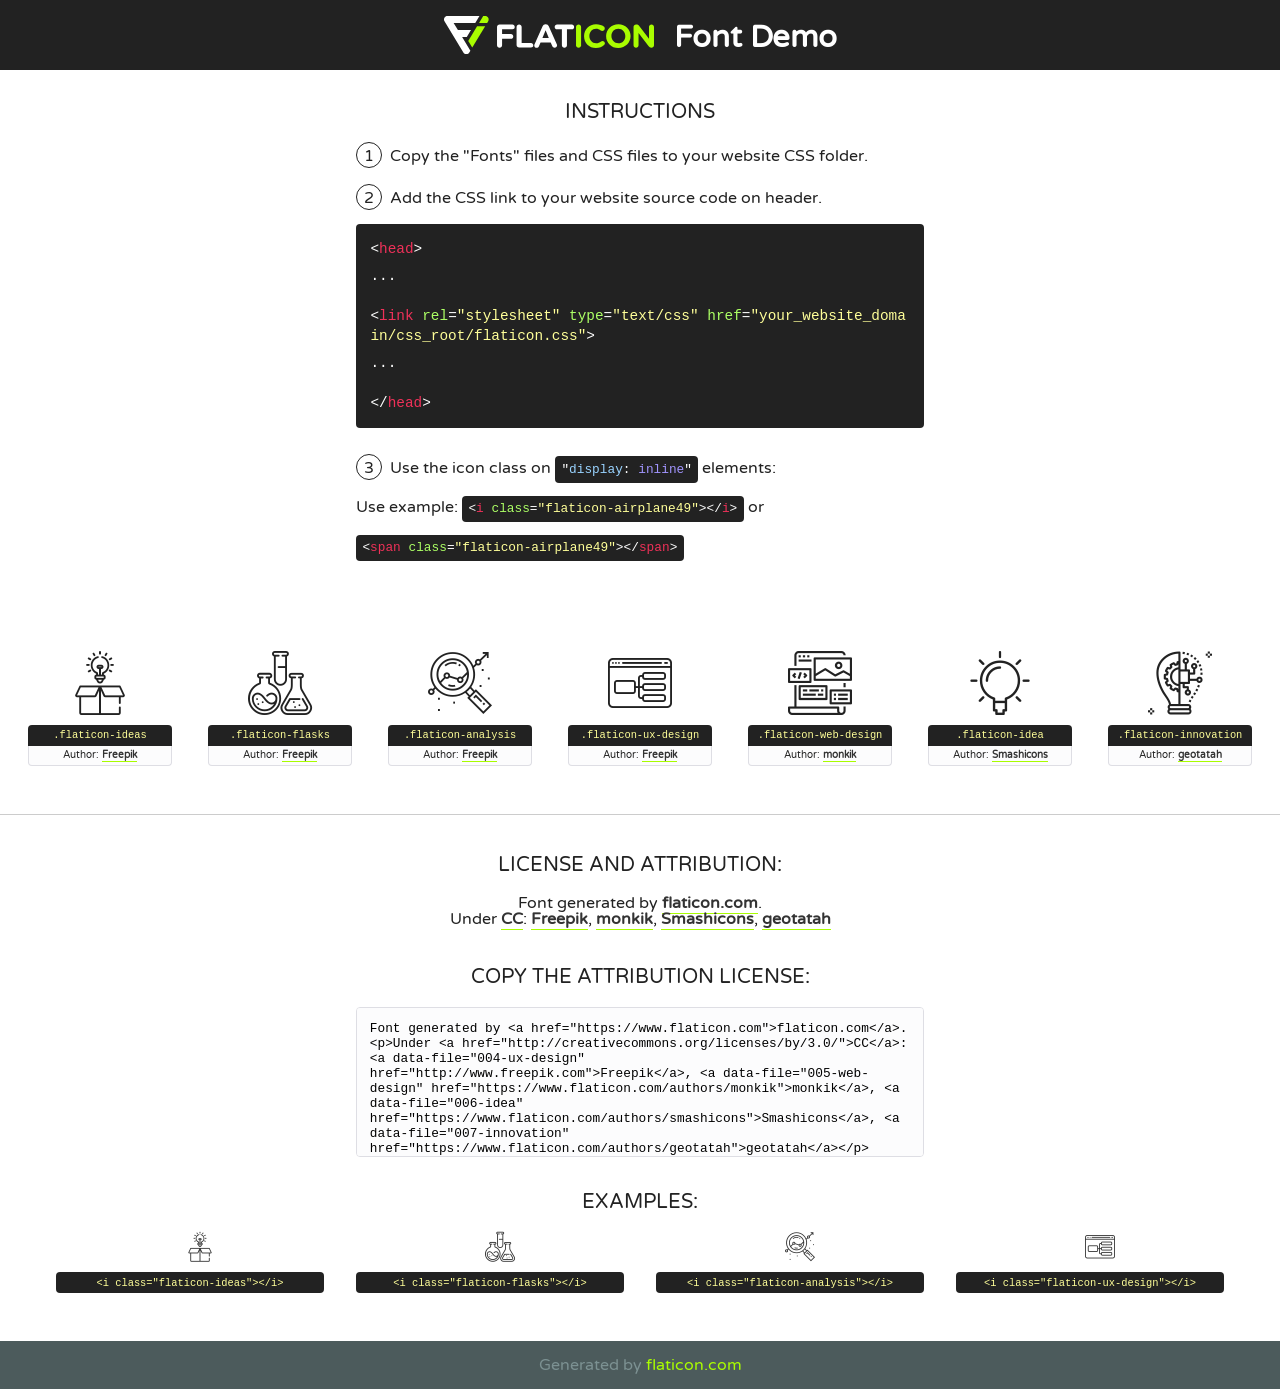
<file: fonts/flaticon/font/flaticon.html>
<!DOCTYPE html>
<!--
  Flaticon icon font: Flaticon
  Creation date: 20/03/2019 02:18
-->
<html>
<!DOCTYPE html>
<html>

<head>
    <title>Flaticon WebFont</title>
    <link href="http://fonts.googleapis.com/css?family=Varela+Round" rel="stylesheet" type="text/css" />
    <link rel="stylesheet" type="text/css" href="flaticon.css">
    <meta charset="UTF-8">
    <style>
    html, body, div, span, applet, object, iframe,
    h1, h2, h3, h4, h5, h6, p, blockquote, pre,
    a, abbr, acronym, address, big, cite, code,
    del, dfn, em, img, ins, kbd, q, s, samp,
    small, strike, strong, sub, sup, tt, var,
    b, u, i, center,
    dl, dt, dd, ol, ul, li,
    fieldset, form, label, legend,
    table, caption, tbody, tfoot, thead, tr, th, td,
    article, aside, canvas, details, embed, 
    figure, figcaption, footer, header, hgroup, 
    menu, nav, output, ruby, section, summary,
    time, mark, audio, video {
        margin: 0;
        padding: 0;
        border: 0;
        font-size: 100%;
        font: inherit;
        vertical-align: baseline;
    }
    /* HTML5 display-role reset for older browsers */
    article, aside, details, figcaption, figure, 
    footer, header, hgroup, menu, nav, section {
        display: block;
    }
    body {
        line-height: 1;
    }
    ol, ul {
        list-style: none;
    }
    blockquote, q {
        quotes: none;
    }
    blockquote:before, blockquote:after,
    q:before, q:after {
        content: '';
        content: none;
    }
    table {
        border-collapse: collapse;
        border-spacing: 0;
    }
    body {
        font-family: 'Varela Round', Helvetica, Arial, sans-serif;
        font-size: 16px;
        color: #222;
    }
    a {
        color: #333;
        border-bottom: 1px solid #a9fd00;
        font-weight: bold;
        text-decoration: none;
    }
    * {
        -moz-box-sizing: border-box;
        -webkit-box-sizing: border-box;
        box-sizing: border-box;
        margin: 0;
        padding: 0;
    }
    [class^="flaticon-"]:before, [class*=" flaticon-"]:before, [class^="flaticon-"]:after, [class*=" flaticon-"]:after {
        font-family: Flaticon;
        font-size: 30px;
        font-style: normal;
        margin-left: 20px;
        color: #333;
    }
    .wrapper {
        max-width: 600px;
        margin: auto;
        padding: 0 1em;
    }
    .title {
        font-size: 1.25em;
        text-align: center;
        margin-bottom: 1em;
        text-transform: uppercase;
    }
    header {
        text-align: center;
        background-color: #222;
        color: #fff;
        padding: 1em;
    }
    header .logo {
        width: 210px;
        height: 38px;
        display: inline-block;
        vertical-align: middle;
        margin-right: 1em;
        border: none;
    }
    header strong {
        font-size: 1.95em;
        font-weight: bold;
        vertical-align: middle;
        margin-top: 5px;
        display: inline-block;
    }
    .demo {
        margin: 2em auto;
        line-height: 1.25em;
    }
    .demo ul li {
        margin-bottom: 1em;
    }
    .demo ul li .num {
        color: #222;
        border-radius: 20px;
        display: inline-block;
        width: 26px;
        padding: 3px;
        height: 26px;
        text-align: center;
        margin-right: 0.5em;
        border: 1px solid #222;
    }
    .demo ul li code {
        background-color: #222;
        border-radius: 4px;
        padding: 0.25em 0.5em;
        display: inline-block;
        color: #fff;
        font-family: Consolas,Monaco,Lucida Console,Liberation Mono,DejaVu Sans Mono,Bitstream Vera Sans Mono,Courier New, monospace;
        font-weight: lighter;
        margin-top: 1em;
        font-size: 0.8em;
        word-break: break-all;
    }
    .demo ul li code.big {
        padding: 1em;
        font-size: 0.9em;
    }
    .demo ul li code .red {
        color: #EF3159;
    }
    .demo ul li code .green {
        color: #ACFF65;
    }
    .demo ul li code .yellow {
        color: #FFFF99;
    }
    .demo ul li code .blue {
        color: #99D3FF;
    }
    .demo ul li code .purple {
        color: #A295FF;
    }
    .demo ul li code .dots {
        margin-top: 0.5em;
        display: block;
    }
    #glyphs {
        border-bottom: 1px solid #ccc;
        padding: 2em 0;
        text-align: center;
    }
    .glyph {
        display: inline-block;
        width: 9em;
        margin: 1em;
        text-align: center;
        vertical-align: top;
        background: #FFF;
    }
    .glyph .glyph-icon {
        padding: 10px;
        display: block;
        font-family:"Flaticon";
        font-size: 64px;
        line-height: 1;
    }
    .glyph .glyph-icon:before {
        font-size: 64px;
        color: #222;
        margin-left: 0;
    }
    .class-name {
        font-size: 0.65em;
        background-color: #222;
        color: #fff;
        border-radius: 4px 4px 0 0;
        padding: 0.5em;
        color: #FFFF99;
        font-family: Consolas,Monaco,Lucida Console,Liberation Mono,DejaVu Sans Mono,Bitstream Vera Sans Mono,Courier New, monospace;
    }
    .author-name {
        font-size: 0.6em;
        background-color: #fcfcfd;
        border: 1px solid #DEDEE4;
        border-top: 0;
        border-radius: 0 0 4px 4px;
        padding: 0.5em;
    }
    .class-name:last-child {
        font-size: 10px;
        color:#888;
    }
    .class-name:last-child a {
        font-size: 10px;
        color:#555;
    }
    .class-name:last-child a:hover {
        color:#a9fd00;
    }
    .glyph > input {
        display: block;
        width: 100px;
        margin: 5px auto;
        text-align: center;
        font-size: 12px;
        cursor: text;
    }
    .glyph > input.icon-input {
        font-family:"Flaticon";
        font-size: 16px;
        margin-bottom: 10px;
    }
    .attribution .title {
        margin-top: 2em;
    }
    .attribution textarea {
        background-color: #fcfcfd;
        padding: 1em;
        border: none;
        box-shadow: none;
        border: 1px solid #DEDEE4;
        border-radius: 4px;
        resize: none;
        width: 100%;
        height: 150px;
        font-size: 0.8em;
        font-family: Consolas,Monaco,Lucida Console,Liberation Mono,DejaVu Sans Mono,Bitstream Vera Sans Mono,Courier New, monospace;
        -webkit-appearance: none;
    }
    .iconsuse {
        margin: 2em auto;
        text-align: center;
        max-width: 1200px;
    }
    .iconsuse:after {
        content: '';
        display: table;
        clear: both;
    }
    .iconsuse .image {
        float: left;
        width: 25%;
        padding: 0 1em;
    }
    .iconsuse .image p {
        margin-bottom: 1em;
    }
    .iconsuse .image span {
        display: block;
        font-size: 0.65em;
        background-color: #222;
        color: #fff;
        border-radius: 4px;
        padding: 0.5em;
        color: #FFFF99;
        margin-top: 1em;
        font-family: Consolas,Monaco,Lucida Console,Liberation Mono,DejaVu Sans Mono,Bitstream Vera Sans Mono,Courier New, monospace;
    }
    #footer {
        text-align: center;
        background-color: #4C5B5C;
        color: #7c9192;
        padding: 1em;
    }
    #footer a {
        border: none;
        color: #a9fd00;
        font-weight: normal;
    }
    @media (max-width: 960px) {
        .iconsuse .image {
            width: 50%;
        }
    }
    @media (max-width: 560px) {
        .iconsuse .image {
            width: 100%;
        }
    }
    </style>
</head>

<body class="characters-off">

    <header>
        <a href="https://www.flaticon.com" target="_blank" class="logo">
            <svg version="1.1" xmlns="http://www.w3.org/2000/svg" xmlns:xlink="http://www.w3.org/1999/xlink" xmlns:a="http://ns.adobe.com/AdobeSVGViewerExtensions/3.0/" viewBox="0 0 560.875 102.036" enable-background="new 0 0 560.875 102.036" xml:space="preserve">
                <defs>
                </defs>
                <g>
                    <g class="letters">
                        <path fill="#ffffff" d="M141.596,29.675c0-3.777,2.985-6.767,6.764-6.767h34.438c3.426,0,6.15,2.728,6.15,6.15
                        c0,3.43-2.724,6.149-6.15,6.149h-27.674v13.091h23.719c3.429,0,6.151,2.724,6.151,6.15c0,3.43-2.723,6.149-6.151,6.149h-23.719
                        v17.574c0,3.773-2.986,6.761-6.764,6.761c-3.779,0-6.764-2.989-6.764-6.761V29.675z"></path>
                        <path fill="#ffffff" d="M193.844,29.149c0-3.781,2.985-6.767,6.764-6.767c3.776,0,6.763,2.985,6.763,6.767v42.957h25.039
                        c3.426,0,6.149,2.726,6.149,6.153c0,3.425-2.723,6.15-6.149,6.15h-31.802c-3.779,0-6.764-2.986-6.764-6.768V29.149z"></path>
                        <path fill="#ffffff" d="M241.891,75.71l21.438-48.407c1.492-3.341,4.215-5.357,7.906-5.357h0.792
                        c3.686,0,6.323,2.017,7.815,5.357l21.439,48.407c0.436,0.967,0.701,1.845,0.701,2.723c0,3.602-2.809,6.501-6.414,6.501
                        c-3.161,0-5.269-1.845-6.499-4.655l-4.132-9.661h-27.059l-4.301,10.102c-1.144,2.631-3.426,4.214-6.237,4.214
                        c-3.517,0-6.24-2.81-6.24-6.325C241.1,77.64,241.451,76.677,241.891,75.71z M279.932,58.666l-8.521-20.297l-8.526,20.297H279.932
                        z"></path>
                        <path fill="#ffffff" d="M314.864,35.387H301.86c-3.429,0-6.239-2.813-6.239-6.238c0-3.429,2.811-6.24,6.239-6.24h39.533
                        c3.426,0,6.237,2.811,6.237,6.24c0,3.425-2.811,6.238-6.237,6.238h-13.001v42.785c0,3.773-2.99,6.761-6.764,6.761
                        c-3.779,0-6.764-2.989-6.764-6.761V35.387z"></path>
                        <path fill="#A9FD00" d="M352.615,29.149c0-3.781,2.985-6.767,6.767-6.767c3.774,0,6.761,2.985,6.761,6.767v49.024
                        c0,3.773-2.987,6.761-6.761,6.761c-3.781,0-6.767-2.989-6.767-6.761V29.149z"></path>
                        <path fill="#A9FD00" d="M374.132,53.836v-0.179c0-17.481,13.178-31.801,32.065-31.801c9.22,0,15.459,2.458,20.557,6.238
                        c1.402,1.054,2.637,2.985,2.637,5.357c0,3.692-2.985,6.59-6.681,6.59c-1.845,0-3.071-0.702-4.044-1.319
                        c-3.776-2.813-7.729-4.393-12.562-4.393c-10.364,0-17.831,8.611-17.831,19.154v0.173c0,10.542,7.291,19.329,17.831,19.329
                        c5.715,0,9.492-1.756,13.359-4.834c1.049-0.874,2.458-1.491,4.039-1.491c3.429,0,6.325,2.813,6.325,6.236
                        c0,2.106-1.056,3.78-2.282,4.834c-5.539,4.834-12.036,7.733-21.878,7.733C387.572,85.464,374.132,71.493,374.132,53.836z"></path>
                        <path fill="#A9FD00" d="M433.009,53.836v-0.179c0-17.481,13.79-31.801,32.766-31.801c18.981,0,32.592,14.143,32.592,31.628v0.173
                        c0,17.483-13.785,31.807-32.769,31.807C446.625,85.464,433.009,71.32,433.009,53.836z M484.224,53.836v-0.179
                        c0-10.539-7.725-19.326-18.626-19.326c-10.893,0-18.449,8.611-18.449,19.154v0.173c0,10.542,7.73,19.329,18.626,19.329
                        C476.676,72.986,484.224,64.378,484.224,53.836z"></path>
                        <path fill="#A9FD00" d="M506.233,29.321c0-3.774,2.99-6.763,6.767-6.763h1.401c3.252,0,5.183,1.583,7.029,3.953l26.093,34.265
                        V29.059c0-3.692,2.99-6.677,6.681-6.677c3.683,0,6.671,2.985,6.671,6.677v48.934c0,3.78-2.987,6.765-6.764,6.765h-0.436
                        c-3.257,0-5.188-1.581-7.034-3.953l-27.056-35.492v32.944c0,3.687-2.985,6.676-6.678,6.676c-3.683,0-6.673-2.989-6.673-6.676
                        V29.321z"></path>
                    </g>
                    <g class="insignia">
                        <path fill="#ffffff" d="M48.372,56.137h12.517l11.156-18.537H37.186L25.688,18.539h57.825L94.668,0H9.271
                        C5.925,0,2.842,1.801,1.198,4.716c-1.644,2.907-1.593,6.482,0.134,9.343l50.38,83.501c1.678,2.781,4.689,4.476,7.938,4.476
                        c3.246,0,6.257-1.695,7.935-4.476l2.898-4.804L48.372,56.137z"></path>
                        <g class="i">
                            <path fill="#A9FD00" d="M93.575,18.539h0.031v0.004l21.652,0.004l2.705-4.488c1.727-2.861,1.778-6.436,0.133-9.343
                            C116.454,1.801,113.371,0,110.026,0h-5.294L93.575,18.539z"></path>
                            <polygon fill="#A9FD00" points="88.291,27.356 64.725,66.486 75.519,84.404 109.942,27.356"></polygon>
                        </g>
                    </g>
                </g>
            </svg>
        </a>
        <strong>Font Demo</strong>
    </header>


    <section class="demo wrapper">

        <p class="title">Instructions</p>

        <ul>
            <li>
                <span class="num">1</span>Copy the "Fonts" files and CSS files to your website CSS folder.
            </li>
            <li>
                <span class="num">2</span>Add the CSS link to your website source code on header.
                <code class="big">
                    &lt;<span class="red">head</span>&gt;
                    <br/><span class="dots">...</span>
                    <br/>&lt;<span class="red">link</span> <span class="green">rel</span>=<span class="yellow">"stylesheet"</span> <span class="green">type</span>=<span class="yellow">"text/css"</span> <span class="green">href</span>=<span class="yellow">"your_website_domain/css_root/flaticon.css"</span>&gt;
                    <br/><span class="dots">...</span>
                    <br/>&lt;/<span class="red">head</span>&gt;
                </code>
            </li>

            <li>
                <p>
                    <span class="num">3</span>Use the icon class on <code>"<span class="blue">display</span>:<span class="purple"> inline</span>"</code> elements:
                    <br />
                    Use example: <code>&lt;<span class="red">i</span> <span class="green">class</span>=<span class="yellow">&quot;flaticon-airplane49&quot;</span>&gt;&lt;/<span class="red">i</span>&gt;</code> or <code>&lt;<span class="red">span</span> <span class="green">class</span>=<span class="yellow">&quot;flaticon-airplane49&quot;</span>&gt;&lt;/<span class="red">span</span>&gt;</code>
            </li>
        </ul>

    </section>




   <section id="glyphs">          
    
      
        <div class="glyph"><div class="glyph-icon flaticon-ideas"></div>
            <div class="class-name">.flaticon-ideas</div>
            <div class="author-name">Author: <a data-file="001-ideas" href="http://www.freepik.com">Freepik</a> </div> 
        </div>        
        
        <div class="glyph"><div class="glyph-icon flaticon-flasks"></div>
            <div class="class-name">.flaticon-flasks</div>
            <div class="author-name">Author: <a data-file="002-flasks" href="http://www.freepik.com">Freepik</a> </div> 
        </div>        
        
        <div class="glyph"><div class="glyph-icon flaticon-analysis"></div>
            <div class="class-name">.flaticon-analysis</div>
            <div class="author-name">Author: <a data-file="003-analysis" href="http://www.freepik.com">Freepik</a> </div> 
        </div>        
        
        <div class="glyph"><div class="glyph-icon flaticon-ux-design"></div>
            <div class="class-name">.flaticon-ux-design</div>
            <div class="author-name">Author: <a data-file="004-ux-design" href="http://www.freepik.com">Freepik</a> </div> 
        </div>        
        
        <div class="glyph"><div class="glyph-icon flaticon-web-design"></div>
            <div class="class-name">.flaticon-web-design</div>
            <div class="author-name">Author: <a data-file="005-web-design" href="https://www.flaticon.com/authors/monkik">monkik</a> </div> 
        </div>        
        
        <div class="glyph"><div class="glyph-icon flaticon-idea"></div>
            <div class="class-name">.flaticon-idea</div>
            <div class="author-name">Author: <a data-file="006-idea" href="https://www.flaticon.com/authors/smashicons">Smashicons</a> </div> 
        </div>        
        
        <div class="glyph"><div class="glyph-icon flaticon-innovation"></div>
            <div class="class-name">.flaticon-innovation</div>
            <div class="author-name">Author: <a data-file="007-innovation" href="https://www.flaticon.com/authors/geotatah">geotatah</a> </div> 
        </div>        
        

    </section>



    <section class="attribution wrapper"   style="text-align:center;">

      <div class="title">License and attribution:</div><div class="attrDiv">Font generated by <a href="https://www.flaticon.com">flaticon.com</a>. <div><p>Under <a href="http://creativecommons.org/licenses/by/3.0/">CC</a>: <a data-file="004-ux-design" href="http://www.freepik.com">Freepik</a>, <a data-file="005-web-design" href="https://www.flaticon.com/authors/monkik">monkik</a>, <a data-file="006-idea" href="https://www.flaticon.com/authors/smashicons">Smashicons</a>, <a data-file="007-innovation" href="https://www.flaticon.com/authors/geotatah">geotatah</a></p>  </div>
      </div>
      <div class="title">Copy the Attribution License:</div>

    <textarea onclick="this.focus();this.select();">Font generated by &lt;a href=&quot;https://www.flaticon.com&quot;&gt;flaticon.com&lt;/a&gt;. <p>Under <a href="http://creativecommons.org/licenses/by/3.0/">CC</a>: <a data-file="004-ux-design" href="http://www.freepik.com">Freepik</a>, <a data-file="005-web-design" href="https://www.flaticon.com/authors/monkik">monkik</a>, <a data-file="006-idea" href="https://www.flaticon.com/authors/smashicons">Smashicons</a>, <a data-file="007-innovation" href="https://www.flaticon.com/authors/geotatah">geotatah</a></p>  
     </textarea>

    </section>

    <section class="iconsuse">

          <div class="title">Examples:</div>            
             
            <div class="image">
                <p>
                    <i class="glyph-icon flaticon-ideas"></i> 
                    <span>&lt;i class=&quot;flaticon-ideas&quot;&gt;&lt;/i&gt;</span>
                </p>
            </div>
            
            <div class="image">
                <p>
                    <i class="glyph-icon flaticon-flasks"></i> 
                    <span>&lt;i class=&quot;flaticon-flasks&quot;&gt;&lt;/i&gt;</span>
                </p>
            </div>
            
            <div class="image">
                <p>
                    <i class="glyph-icon flaticon-analysis"></i> 
                    <span>&lt;i class=&quot;flaticon-analysis&quot;&gt;&lt;/i&gt;</span>
                </p>
            </div>
            
            <div class="image">
                <p>
                    <i class="glyph-icon flaticon-ux-design"></i> 
                    <span>&lt;i class=&quot;flaticon-ux-design&quot;&gt;&lt;/i&gt;</span>
                </p>
            </div>
                       
        </div>
                            
    </section>

<div id="footer">
    <div>Generated by <a href="https://www.flaticon.com">flaticon.com</a>
    </div>
</div>



</body>
</html>
</file>
<file: css/style.css>
/* ============================================
   PREMIUM PORTFOLIO - MODERN CSS
   ============================================ */

/* CSS Variables */
:root {
    /* Color Palette - Dark Theme with Neon Accents */
    --bg-primary: #0a0e27;
    --bg-secondary: #1a1f3a;
    --bg-tertiary: #252d48;
    --text-primary: #f5f7ff;
    --text-secondary: #d0deff;
    --accent-primary: #00d4ff;
    --accent-secondary: #ff006e;
    --accent-tertiary: #a78bfa;
    --gradient-1: linear-gradient(135deg, #00d4ff 0%, #7c3aed 100%);
    --gradient-2: linear-gradient(135deg, #a78bfa 0%, #ff006e 100%);
    --shadow-sm: 0 4px 15px rgba(0, 212, 255, 0.1);
    --shadow-md: 0 10px 30px rgba(0, 212, 255, 0.15);
    --shadow-lg: 0 20px 60px rgba(0, 212, 255, 0.2);
    
    /* Light Mode */
    --bg-light-primary: #f8f9fa;
    --bg-light-secondary: #ffffff;
    --text-light-primary: #051620;
    --text-light-secondary: #4a5568;
    
    /* Transitions */
    --transition-fast: 0.2s ease-in-out;
    --transition-normal: 0.3s ease-in-out;
    --transition-slow: 0.5s ease-in-out;
}

/* Dark Mode (Default) */
body {
    --current-bg: var(--bg-primary);
    --current-bg-secondary: var(--bg-secondary);
    --current-text: var(--text-primary);
    --current-text-secondary: var(--text-secondary);
}

/* Light Mode Toggle */
body.light-mode {
    --current-bg: var(--bg-light-primary);
    --current-bg-secondary: var(--bg-light-secondary);
    --current-text: var(--text-light-primary);
    --current-text-secondary: var(--text-light-secondary);
}

/* ============================================
   GLOBAL STYLES
   ============================================ */

* {
    margin: 0;
    padding: 0;
    box-sizing: border-box;
}

html {
    scroll-behavior: smooth;
}

body {
    font-family: 'Poppins', sans-serif;
    background-color: var(--current-bg);
    color: var(--current-text);
    line-height: 1.6;
    overflow-x: hidden;
    transition: all var(--transition-normal);
    letter-spacing: 0.3px;
}

/* ============================================
   SCROLL PROGRESS BAR
   ============================================ */

.scroll-progress {
    position: fixed;
    top: 0;
    left: 0;
    height: 4px;
    background: var(--gradient-1);
    width: 0%;
    z-index: 999;
    transition: width var(--transition-fast);
    box-shadow: 0 0 20px rgba(0, 212, 255, 0.8);
}

/* ============================================
   LOADING SCREEN
   ============================================ */

.loading-screen {
    position: fixed;
    top: 0;
    left: 0;
    width: 100%;
    height: 100%;
    background: var(--current-bg);
    display: flex;
    align-items: center;
    justify-content: center;
    z-index: 9999;
    animation: fadeOut 0.6s ease-in-out 2s forwards;
    pointer-events: none;
}

.loader {
    display: flex;
    gap: 12px;
}

.loader-dot {
    width: 12px;
    height: 12px;
    border-radius: 50%;
    background: var(--accent-primary);
    animation: bounce 1.4s ease-in-out infinite;
    box-shadow: 0 0 10px rgba(0, 212, 255, 0.6);
}

.loader-dot:nth-child(2) {
    animation-delay: 0.2s;
}

.loader-dot:nth-child(3) {
    animation-delay: 0.4s;
}

@keyframes bounce {
    0%, 80%, 100% {
        transform: translateY(0);
        opacity: 1;
    }
    40% {
        transform: translateY(-20px);
        opacity: 0.7;
    }
}

@keyframes fadeOut {
    to {
        opacity: 0;
        visibility: hidden;
    }
}

/* ============================================
   NAVIGATION
   ============================================ */

.navbar {
    position: sticky;
    top: 0;
    background: rgba(10, 14, 39, 0.8);
    backdrop-filter: blur(10px);
    border-bottom: 1px solid rgba(0, 212, 255, 0.1);
    z-index: 100;
    box-shadow: 0 10px 30px rgba(0, 0, 0, 0.3);
    transition: all var(--transition-normal);
}

.navbar.scrolled {
    background: rgba(10, 14, 39, 0.95);
    box-shadow: 0 10px 50px rgba(0, 212, 255, 0.2);
}

.nav-container {
    max-width: 1200px;
    margin: 0 auto;
    padding: 1rem 2rem;
    display: flex;
    justify-content: space-between;
    align-items: center;
}

.nav-brand a {
    font-size: 1.8rem;
    font-weight: 700;
    color: var(--accent-primary);
    text-decoration: none;
    background: var(--gradient-1);
    -webkit-background-clip: text;
    -webkit-text-fill-color: transparent;
    background-clip: text;
    transition: all var(--transition-normal);
    text-shadow: 0 0 20px rgba(0, 212, 255, 0.3);
    animation: glow 2s ease-in-out infinite;
    position: relative;
}

@keyframes glow {
    0%, 100% { text-shadow: 0 0 20px rgba(0, 212, 255, 0.3); }
    50% { text-shadow: 0 0 30px rgba(0, 212, 255, 0.6), 0 0 10px rgba(124, 58, 237, 0.4); }
}

.nav-brand a:hover {
    transform: scale(1.1);
    text-shadow: 0 0 40px rgba(0, 212, 255, 0.8), 0 0 20px rgba(124, 58, 237, 0.6);
}

.nav-menu {
    display: flex;
    list-style: none;
    gap: 2rem;
    align-items: center;
}

.nav-link {
    color: var(--current-text-secondary);
    text-decoration: none;
    font-weight: 500;
    position: relative;
    transition: color var(--transition-normal);
}

.nav-link::after {
    content: '''';
    position: absolute;
    bottom: -5px;
    left: 0;
    width: 0;
    height: 2px;
    background: var(--gradient-1);
    transition: width var(--transition-normal);
}

.nav-link:hover::after,
.nav-link.active::after {
    width: 100%;
}

.nav-link:hover {
    color: var(--accent-primary);
}

.theme-toggle {
    background: none;
    border: 2px solid var(--accent-primary);
    color: var(--accent-primary);
    width: 40px;
    height: 40px;
    border-radius: 50%;
    cursor: pointer;
    display: flex;
    align-items: center;
    justify-content: center;
    transition: all var(--transition-normal);
    font-size: 1.2rem;
}

.theme-toggle:hover {
    background: var(--accent-primary);
    color: var(--bg-primary);
    transform: rotate(20deg);
    box-shadow: 0 0 20px rgba(0, 212, 255, 0.5);
}

.menu-toggle {
    display: none;
    background: none;
    border: none;
    color: var(--accent-primary);
    font-size: 1.5rem;
    cursor: pointer;
    flex-direction: column;
    gap: 6px;
    padding: 10px;
    transition: all var(--transition-normal);
}

.menu-toggle:hover {
    transform: scale(1.1);
}

.menu-toggle span {
    width: 25px;
    height: 3px;
    background: var(--accent-primary);
    border-radius: 2px;
    transition: all var(--transition-normal);
    transform-origin: center;
}

.menu-toggle.active span:nth-child(1) {
    transform: rotate(45deg) translate(8px, 8px);
}

.menu-toggle.active span:nth-child(2) {
    opacity: 0;
}

.menu-toggle.active span:nth-child(3) {
    transform: rotate(-45deg) translate(7px, -7px);
}

/* ============================================
   HERO SECTION
   ============================================ */

.hero-section {
    position: relative;
    min-height: 100vh;
    display: flex;
    align-items: center;
    justify-content: center;
    padding: 2rem;
    overflow: hidden;
    background: linear-gradient(135deg, var(--bg-primary) 0%, rgba(124, 58, 237, 0.2) 50%, var(--bg-primary) 100%);
    animation: gradientFlow 15s ease infinite;
}

@keyframes gradientFlow {
    0%, 100% { background: linear-gradient(135deg, var(--bg-primary) 0%, rgba(124, 58, 237, 0.2) 50%, var(--bg-primary) 100%); }
    50% { background: linear-gradient(135deg, var(--bg-primary) 0%, rgba(0, 212, 255, 0.1) 50%, var(--bg-primary) 100%); }
}

.particle-canvas {
    position: absolute;
    top: 0;
    left: 0;
    width: 100%;
    height: 100%;
    z-index: 1;
}

.hero-content {
    max-width: 1200px;
    margin: 0 auto;
    display: grid;
    grid-template-columns: 1fr 1fr;
    gap: 4rem;
    align-items: center;
    position: relative;
    z-index: 2;
}

.hero-text {
    animation: slideInLeft 1s ease-out;
}

.hero-title {
    font-family: 'Playfair Display', serif;
    font-size: 4rem;
    font-weight: 700;
    line-height: 1.3;
    margin-bottom: 1.5rem;
    letter-spacing: -0.02em;
    text-shadow: 0 10px 40px rgba(0, 212, 255, 0.25);
    animation: titleGlow 3s ease-in-out infinite;
}

@keyframes titleGlow {
    0%, 100% { text-shadow: 0 10px 40px rgba(0, 212, 255, 0.25); }
    50% { text-shadow: 0 15px 50px rgba(0, 212, 255, 0.4), 0 0 20px rgba(167, 139, 250, 0.3); }
}

.gradient-text {
    background: var(--gradient-1);
    -webkit-background-clip: text;
    -webkit-text-fill-color: transparent;
    background-clip: text;
}

.typing-container {
    height: auto;
    margin: 1.5rem 0 2rem 0;
    display: flex;
    align-items: center;
    padding: 0.5rem 0;
}

.typing-text {
    font-size: 2.5rem;
    font-weight: 600;
    color: var(--accent-secondary);
    animation: typewriter 4s steps(20) infinite;
    line-height: 1.4;
}

.typing-role {
    position: relative;
}

.typing-role::after {
    content: '''';
    position: absolute;
    right: -15px;
    top: 0;
    height: 100%;
    width: 3px;
    background: var(--accent-secondary);
    animation: blink 0.7s infinite;
}

@keyframes typewriter {
    0%, 90%, 100% {
        width: 0;
    }
}

@keyframes blink {
    0%, 49%, 100% {
        background: var(--accent-secondary);
    }
    50%, 99% {
        background: transparent;
    }
}

.hero-description {
    font-size: 1.1rem;
    color: #ffffff;
    font-weight: 300;
    margin-bottom: 2.5rem;
    max-width: 500px;
    line-height: 1.8;
    text-shadow: 0 1px 2px rgba(0, 0, 0, 0.3);
}

.hero-buttons {
    display: flex;
    gap: 1.5rem;
    flex-wrap: wrap;
    margin-bottom: 2.5rem;
    padding: 0;
}

.btn {
    display: inline-flex;
    align-items: center;
    gap: 0.7rem;
    padding: 1rem 2rem;
    border-radius: 50px;
    text-decoration: none;
    font-weight: 600;
    cursor: pointer;
    border: none;
    transition: all var(--transition-normal);
    font-size: 1rem;
    position: relative;
    overflow: hidden;
}

.btn::before {
    content: '''';
    position: absolute;
    top: 50%;
    left: 50%;
    width: 0;
    height: 0;
    border-radius: 50%;
    background: rgba(255, 255, 255, 0.1);
    transform: translate(-50%, -50%);
    transition: width var(--transition-normal), height var(--transition-normal);
}

.btn:hover::before {
    width: 300px;
    height: 300px;
}

.btn-primary {
    background: var(--gradient-1);
    color: white;
    box-shadow: 0 10px 30px rgba(0, 212, 255, 0.3);
    position: relative;
    overflow: visible;
}

.btn-primary::after {
    content: '';
    position: absolute;
    top: 0;
    left: 0;
    right: 0;
    bottom: 0;
    background: linear-gradient(45deg, transparent 30%, rgba(255, 255, 255, 0.1) 50%, transparent 70%);
    transform: translateX(-100%);
    transition: transform 0.6s ease;
    border-radius: 50px;
    pointer-events: none;
}

.btn-primary:hover::after {
    transform: translateX(100%);
}

.btn-primary:hover {
    transform: translateY(-5px) scale(1.02);
    box-shadow: 0 20px 60px rgba(0, 212, 255, 0.5), inset 0 0 20px rgba(255, 255, 255, 0.15), 0 0 30px rgba(124, 58, 237, 0.4);
}

.btn-secondary {
    background: transparent;
    color: var(--accent-primary);
    border: 2px solid var(--accent-primary);
}

.btn-secondary:hover {
    background: var(--accent-primary);
    color: var(--bg-primary);
    transform: translateY(-3px);
    box-shadow: 0 10px 30px rgba(0, 212, 255, 0.3);
}

.btn-sm {
    padding: 0.7rem 1.5rem;
    font-size: 0.9rem;
}

.hero-image {
    position: relative;
    animation: slideInRight 1s ease-out;
}

.profile-glow {
    position: relative;
    width: 100%;
    max-width: 360px;
    margin: 0 auto;
    aspect-ratio: 4/5;
    border-radius: 24px;
    overflow: hidden;
    box-shadow: 0 0 50px rgba(0, 212, 255, 0.4),
                inset 0 0 40px rgba(0, 212, 255, 0.1),
                0 0 80px rgba(124, 58, 237, 0.2);
    background: var(--gradient-1);
    padding: 3px;
    animation: glowPulse 4s ease-in-out infinite;
}

@keyframes glowPulse {
    0%, 100% {
        box-shadow: 0 0 50px rgba(0, 212, 255, 0.4), inset 0 0 40px rgba(0, 212, 255, 0.1), 0 0 80px rgba(124, 58, 237, 0.2);
    }
    50% {
        box-shadow: 0 0 70px rgba(0, 212, 255, 0.6), inset 0 0 50px rgba(0, 212, 255, 0.15), 0 0 100px rgba(124, 58, 237, 0.4);
    }
}

.profile-image {
    width: 100%;
    height: 100%;
    object-fit: cover;
    border-radius: 24px;
    display: block;
    animation: float 3s ease-in-out infinite;
}

@keyframes float {
    0%, 100% {
        transform: translateY(0);
    }
    50% {
        transform: translateY(-20px);
    }
}

.hero-scroll {
    position: absolute;
    bottom: 2rem;
    left: 50%;
    transform: translateX(-50%);
    text-align: center;
    animation: fadeIn 1s ease-out 1s forwards;
    opacity: 0;
    z-index: 2;
}

.hero-scroll span {
    display: block;
    color: var(--current-text-secondary);
    font-size: 0.9rem;
    margin-bottom: 0.5rem;
}

.scroll-indicator {
    width: 30px;
    height: 50px;
    border: 2px solid var(--accent-primary);
    border-radius: 15px;
    margin: 0 auto;
    position: relative;
}

.scroll-dot {
    width: 6px;
    height: 6px;
    background: var(--accent-primary);
    border-radius: 50%;
    position: absolute;
    top: 8px;
    left: 50%;
    transform: translateX(-50%);
    animation: scroll-anim 1.5s ease-in-out infinite;
}

@keyframes scroll-anim {
    to {
        transform: translate(-50%, 20px);
        opacity: 0;
    }
}

/* ============================================
   SECTIONS & LAYOUT
   ============================================ */

section {
    padding: 7rem 2rem;
    position: relative;
    z-index: 2;
}

.section-wrapper {
    max-width: 1200px;
    margin: 0 auto;
}

.section-header {
    text-align: center;
    margin-bottom: 4rem;
}

.section-title {
    font-family: 'Playfair Display', serif;
    font-size: 3.2rem;
    font-weight: 700;
    margin-bottom: 1.5rem;
    background: linear-gradient(135deg, #00d4ff 0%, #a78bfa 50%, #ff006e 100%);
    -webkit-background-clip: text;
    -webkit-text-fill-color: transparent;
    background-clip: text;
    color: var(--current-text);
    animation: titleShine 4s ease-in-out infinite;
}

@keyframes titleShine {
    0%, 100% { text-shadow: 0 0 20px rgba(0, 212, 255, 0.2); }
    50% { text-shadow: 0 0 30px rgba(0, 212, 255, 0.4), 0 0 15px rgba(124, 58, 237, 0.3); }
}

.section-subtitle {
    font-size: 1.2rem;
    color: var(--current-text-secondary);
    margin-bottom: 2rem;
}

.line-accent {
    width: 80px;
    height: 4px;
    background: var(--gradient-1);
    margin: 0 auto;
    border-radius: 2px;
    box-shadow: 0 0 20px rgba(0, 212, 255, 0.5);
}

/* ============================================
   ABOUT SECTION
   ============================================ */

.about-section {
    background: linear-gradient(135deg, rgba(10, 14, 39, 0.5), rgba(37, 45, 72, 0.3));
}

.about-content {
    display: grid;
    grid-template-columns: 1fr 1fr;
    gap: 4rem;
    align-items: start;
}

.about-card {
    background: linear-gradient(135deg, rgba(26, 31, 58, 0.8) 0%, rgba(37, 45, 72, 0.6) 100%);
    backdrop-filter: blur(15px);
    padding: 2rem;
    border-radius: 20px;
    border-top: 3px solid var(--accent-primary);
    border-bottom: 1px solid rgba(0, 212, 255, 0.2);
    border-left: 1px solid rgba(0, 212, 255, 0.2);
    border-right: 1px solid rgba(0, 212, 255, 0.2);
    transition: all var(--transition-normal);
    margin-bottom: 2rem;
    box-shadow: 0 10px 40px rgba(0, 0, 0, 0.4), inset 0 0 20px rgba(0, 212, 255, 0.05);
    position: relative;
    overflow: hidden;
}

.text-accent {
    color: var(--accent-primary);
    margin-right: 0.5rem;
}

.info-icon {
    font-size: 1.2rem;
    color: #00d4ff;
    margin-right: 0.6rem;
    background: rgba(0, 212, 255, 0.1);
    padding: 0.4rem;
    border-radius: 8px;
}

.about-card::before {
    content: '';
    position: absolute;
    top: -50%;
    right: -50%;
    width: 100%;
    height: 100%;
    background: linear-gradient(135deg, rgba(0, 212, 255, 0.1) 0%, transparent 50%);
    animation: shimmer 3s ease-in-out infinite;
    pointer-events: none;
}

@keyframes shimmer {
    0%, 100% { transform: translate(-100%, -100%) rotate(45deg); }
    50% { transform: translate(100%, 100%) rotate(45deg); }
}

.about-card:hover {
    transform: translateX(10px) translateY(-8px);
    box-shadow: 0 20px 50px rgba(0, 212, 255, 0.3), inset 0 0 30px rgba(0, 212, 255, 0.1);
    background: rgba(26, 31, 58, 0.7);
    border-color: rgba(0, 212, 255, 0.5);
}

.about-card h3 {
    font-size: 1.5rem;
    margin-bottom: 1rem;
    color: var(--accent-primary);
}

.about-card p {
    color: #e0e8ff;
    line-height: 1.8;
}

.about-stats {
    display: grid;
    grid-template-columns: repeat(3, 1fr);
    gap: 2rem;
}

.stat-item {
    background: linear-gradient(135deg, rgba(0, 212, 255, 0.1) 0%, rgba(167, 139, 250, 0.1) 100%);
    backdrop-filter: blur(10px);
    padding: 2rem;
    border-radius: 20px;
    border: 1.5px solid rgba(0, 212, 255, 0.2);
    text-align: center;
    transition: all var(--transition-normal);
    box-shadow: 0 8px 32px rgba(0, 0, 0, 0.1), inset 0 0 20px rgba(0, 212, 255, 0.05);
    position: relative;
    overflow: hidden;
}

.stat-item::before {
    content: '';
    position: absolute;
    top: -50%;
    left: -50%;
    width: 200%;
    height: 200%;
    background: radial-gradient(circle, rgba(0, 212, 255, 0.2) 0%, transparent 70%);
    animation: glow-expand 3s ease-out infinite;
    opacity: 0;
    pointer-events: none;
    z-index: 0;
}

@keyframes glow-expand {
    0% { transform: scale(0.5); opacity: 1; }
    100% { transform: scale(1.5); opacity: 0; }
}

.stat-item:hover::before {
    animation: glow-expand 0.6s ease-out;
}

.stat-item:hover {
    transform: translateY(-15px) scale(1.05);
    box-shadow: 0 20px 60px rgba(0, 212, 255, 0.3), inset 0 0 30px rgba(0, 212, 255, 0.15);
    background: linear-gradient(135deg, rgba(0, 212, 255, 0.2) 0%, rgba(167, 139, 250, 0.2) 100%);
    border-color: rgba(0, 212, 255, 0.5);
}

.stat-item h4 {
    font-size: 2.5rem;
    background: var(--gradient-1);
    -webkit-background-clip: text;
    -webkit-text-fill-color: transparent;
    background-clip: text;
    margin-bottom: 0.5rem;
}

.stat-item p {
    color: var(--current-text-secondary);
    font-size: 0.95rem;
}

.about-image {
    width: 300px;
    height: 300px;
    margin: 0 auto 3rem auto;
    position: relative;
    border-radius: 50%;
    transform-style: preserve-3d;
    perspective: 1000px;
}

.about-img {
    width: 100%;
    height: 100%;
    object-fit: cover;
    border-radius: 50%;
    position: relative;
    z-index: 5;
    box-shadow: 0 0 30px rgba(0, 212, 255, 0.4);
    transition: transform var(--transition-normal);
    display: block;
}

.about-image:hover .about-img {
    transform: scale(1.05);
    box-shadow: 0 0 50px rgba(0, 212, 255, 0.6);
}

/* Outer 3D Ring 1 */
.about-image::before {
    content: '';
    position: absolute;
    top: -15px;
    left: -15px;
    right: -15px;
    bottom: -15px;
    border: 2px solid var(--accent-primary);
    border-radius: 50%;
    border-top-color: transparent;
    border-bottom-color: transparent;
    z-index: 1;
    animation: rotateRing1 6s linear infinite;
    box-shadow: inset 0 0 10px rgba(0, 212, 255, 0.2);
}

/* Outer 3D Ring 2 */
.about-image::after {
    content: '';
    position: absolute;
    top: -30px;
    left: -30px;
    right: -30px;
    bottom: -30px;
    border: 2px solid var(--accent-secondary);
    border-radius: 50%;
    border-left-color: transparent;
    border-right-color: transparent;
    z-index: 1;
    animation: rotateRing2 8s linear infinite reverse;
    box-shadow: inset 0 0 15px rgba(255, 0, 110, 0.2);
}

@keyframes rotateRing1 {
    0% { transform: rotateX(65deg) rotateY(25deg) rotateZ(0deg); }
    100% { transform: rotateX(65deg) rotateY(25deg) rotateZ(360deg); }
}

@keyframes rotateRing2 {
    0% { transform: rotateX(45deg) rotateY(65deg) rotateZ(0deg); }
    100% { transform: rotateX(45deg) rotateY(65deg) rotateZ(360deg); }
}

.info-grid {
    display: grid;
    grid-template-columns: repeat(2, 1fr);
    gap: 1.5rem;
    margin-bottom: 2rem;
}

.info-item {
    display: flex;
    flex-direction: column;
    padding: 1.5rem;
    background: var(--bg-secondary);
    border-radius: 10px;
    border: 1px solid rgba(0, 212, 255, 0.1);
    transition: all var(--transition-normal);
}

.info-item:hover {
    background: var(--bg-tertiary);
    border-color: var(--accent-primary);
    box-shadow: 0 0 20px rgba(0, 212, 255, 0.2);
}

.info-label {
    display: flex;
    align-items: center;
    color: var(--text-secondary);
    font-size: 0.9rem;
    font-weight: 500;
    margin-bottom: 0.5rem;
}

.info-value {
    font-weight: 600;
    color: #f5f7ff;
}

/* ============================================
   SOCIAL LINKS
   ============================================ */

.social-links {
    display: flex;
    gap: 1.5rem;
    margin-top: 2rem;
}

.social-icon {
    width: 50px;
    height: 50px;
    border-radius: 50%;
    display: flex;
    align-items: center;
    justify-content: center;
    background: var(--bg-secondary);
    color: var(--accent-primary);
    text-decoration: none;
    border: 2px solid var(--accent-primary);
    transition: all var(--transition-normal);
    font-size: 1.2rem;
}

.social-icon:hover {
    background: var(--accent-primary);
    color: var(--bg-primary);
    transform: translateY(-5px) rotate(10deg);
    box-shadow: 0 10px 25px rgba(0, 212, 255, 0.3);
}

/* ============================================
   SKILLS SECTION
   ============================================ */

.skills-section {
    background: linear-gradient(135deg, rgba(10, 14, 39, 0.5), rgba(37, 45, 72, 0.3));
}

.skills-grid {
    display: grid;
    grid-template-columns: repeat(auto-fit, minmax(300px, 1fr));
    gap: 2rem;
}

.skill-category {
    background: rgba(26, 31, 58, 0.5);
    backdrop-filter: blur(15px);
    padding: 2rem;
    border-radius: 25px;
    border: 1.5px solid rgba(0, 212, 255, 0.15);
    box-shadow: 0 8px 32px rgba(0, 0, 0, 0.2), inset 0 0 20px rgba(0, 212, 255, 0.05);
    transition: all var(--transition-normal);
    position: relative;
    overflow: hidden;
}

.skill-category::after {
    content: '';
    position: absolute;
    top: -50%;
    right: -50%;
    width: 100%;
    height: 100%;
    background: conic-gradient(from 0deg, rgba(0, 212, 255, 0.1), rgba(124, 58, 237, 0.1), rgba(0, 212, 255, 0.1));
    animation: rotate 4s linear infinite;
    opacity: 0;
    pointer-events: none;
}

@keyframes rotate {
    from { transform: rotate(0deg); }
    to { transform: rotate(360deg); }
}

.skill-category:hover::after {
    opacity: 1;
}

.skill-category:hover {
    transform: translateY(-12px) scale(1.02);
    box-shadow: 0 20px 60px rgba(0, 212, 255, 0.25), inset 0 0 30px rgba(0, 212, 255, 0.1);
    background: rgba(26, 31, 58, 0.8);
    border-color: rgba(0, 212, 255, 0.5);
}

.skill-category h3 {
    color: var(--accent-primary);
    margin-bottom: 1.5rem;
    font-size: 1.3rem;
}

.skill-item {
    margin-bottom: 1.5rem;
}

.skill-item:last-child {
    margin-bottom: 0;
}

.skill-header {
    display: flex;
    justify-content: space-between;
    margin-bottom: 0.5rem;
    font-size: 0.95rem;
}

.skill-header span {
    color: var(--current-text);
}

.skill-percent {
    color: var(--accent-primary);
    font-weight: 600;
}

.skill-bar {
    height: 8px;
    background: rgba(0, 212, 255, 0.1);
    border-radius: 5px;
    overflow: hidden;
}

.skill-progress {
    height: 100%;
    background: var(--gradient-1);
    border-radius: 5px;
    animation: progressFill 1s ease-out forwards;
}

@keyframes progressFill {
    from {
        width: 0 !important;
    }
}

.skill-tags {
    display: flex;
    flex-wrap: wrap;
    gap: 0.8rem;
}

.skill-tag {
    display: inline-block;
    padding: 0.7rem 1.4rem;
    background: linear-gradient(135deg, rgba(0, 212, 255, 0.15) 0%, rgba(167, 139, 250, 0.15) 100%);
    border: 2px solid var(--accent-primary);
    color: var(--accent-primary);
    border-radius: 30px;
    font-size: 0.85rem;
    font-weight: 600;
    transition: all var(--transition-normal);
    box-shadow: 0 4px 15px rgba(0, 212, 255, 0.15), inset 0 0 10px rgba(0, 212, 255, 0.05);
    position: relative;
    overflow: hidden;
}

.skill-tag::before {
    content: '';
    position: absolute;
    top: 0;
    left: -100%;
    right: 0;
    bottom: 0;
    background: linear-gradient(90deg, transparent, rgba(255, 255, 255, 0.2), transparent);
    transition: left var(--transition-normal);
}

.skill-tag:hover::before {
    left: 100%;
}

.skill-tag:hover {
    background: linear-gradient(135deg, var(--accent-primary) 0%, rgba(167, 139, 250, 0.9) 100%);
    color: var(--bg-primary);
    transform: scale(1.12) translateY(-3px);
    box-shadow: 0 12px 35px rgba(0, 212, 255, 0.5), inset 0 0 15px rgba(255, 255, 255, 0.2), 0 0 20px rgba(0, 212, 255, 0.3);
    border-color: rgba(255, 255, 255, 0.5);
}

/* ============================================
   PROJECTS SECTION
   ============================================ */

.projects-section {
    background: var(--bg-primary);
}

.projects-grid {
    display: grid;
    grid-template-columns: repeat(auto-fit, minmax(320px, 1fr));
    gap: 2rem;
}

.project-card {
    background: linear-gradient(135deg, rgba(26, 31, 58, 0.6) 0%, rgba(37, 45, 72, 0.4) 100%);
    backdrop-filter: blur(15px);
    border-radius: 25px;
    overflow: hidden;
    border: 1.5px solid rgba(0, 212, 255, 0.15);
    box-shadow: 0 8px 32px rgba(0, 0, 0, 0.3), inset 0 0 20px rgba(0, 212, 255, 0.03);
    transition: all var(--transition-normal);
    position: relative;
    height: 100%;
    display: flex;
    flex-direction: column;
}

.project-card::before {
    content: '';
    position: absolute;
    top: 0;
    left: 0;
    right: 0;
    bottom: 0;
    background: linear-gradient(135deg, rgba(0, 212, 255, 0.1) 0%, transparent 50%, rgba(255, 0, 110, 0.05) 100%);
    opacity: 0;
    transition: opacity var(--transition-normal);
    pointer-events: none;
    z-index: 1;
}

.project-card:hover::before {
    opacity: 1;
}

.project-card:hover {
    transform: translateY(-20px) scale(1.03);
    box-shadow: 0 30px 70px rgba(0, 212, 255, 0.25), inset 0 1px 0 rgba(255, 255, 255, 0.2), 0 0 40px rgba(124, 58, 237, 0.2);
    border-color: rgba(0, 212, 255, 0.6);
    background: linear-gradient(135deg, rgba(26, 31, 58, 0.8) 0%, rgba(37, 45, 72, 0.6) 100%);
}

.project-image-wrapper {
    position: relative;
    width: 100%;
    height: 200px;
    overflow: hidden;
    background: var(--bg-tertiary);
}

.project-image {
    width: 100%;
    height: 100%;
    object-fit: cover;
    transition: transform var(--transition-slow);
}

.project-card:hover .project-image {
    transform: scale(1.1) rotate(2deg);
}

.project-badge {
    position: absolute;
    top: 1rem;
    right: 1rem;
    background: var(--accent-primary);
    color: var(--bg-primary);
    padding: 0.5rem 1rem;
    border-radius: 20px;
    font-size: 0.8rem;
    font-weight: 700;
    z-index: 5;
    box-shadow: 0 5px 15px rgba(0, 212, 255, 0.4);
    text-transform: uppercase;
    letter-spacing: 1px;
}

.project-badge.premium {
    background: var(--gradient-1);
    box-shadow: 0 8px 25px rgba(0, 212, 255, 0.5), 0 0 15px rgba(124, 58, 237, 0.3);
}

.project-overlay {
    position: absolute;
    top: 0;
    left: 0;
    right: 0;
    bottom: 0;
    background: linear-gradient(135deg, rgba(0, 212, 255, 0.1), rgba(124, 58, 237, 0.2));
    display: flex;
    flex-direction: column;
    align-items: center;
    justify-content: center;
    opacity: 0;
    transition: opacity var(--transition-normal);
    backdrop-filter: blur(3px);
    z-index: 3;
}

.overlay-content {
    text-align: center;
}

.overlay-label {
    color: #f5f7ff;
    font-size: 1.1rem;
    font-weight: 600;
    margin: 0;
}

.project-card:hover .project-overlay {
    opacity: 1;
}

.project-content {
    padding: 2rem;
    flex-grow: 1;
    display: flex;
    flex-direction: column;
}

.project-header {
    display: flex;
    justify-content: space-between;
    align-items: flex-start;
    gap: 1rem;
    margin-bottom: 1rem;
}

.project-header h3 {
    color: var(--current-text);
    font-size: 1.4rem;
    font-weight: 600;
    margin: 0;
    flex-grow: 1;
}

.project-date {
    color: var(--accent-primary);
    font-size: 0.8rem;
    font-weight: 600;
    white-space: nowrap;
    background: rgba(0, 212, 255, 0.1);
    padding: 0.3rem 0.8rem;
    border-radius: 15px;
}

.project-description {
    color: #d0deff;
    font-size: 0.95rem;
    line-height: 1.7;
    margin-bottom: 1.5rem;
    flex-grow: 1;
}

.project-details {
    background: rgba(0, 212, 255, 0.05);
    border-left: 3px solid var(--accent-primary);
    padding: 1rem;
    border-radius: 8px;
    margin-bottom: 1.5rem;
}

.detail-item {
    display: flex;
    flex-direction: column;
    margin-bottom: 0.8rem;
}

.detail-item:last-child {
    margin-bottom: 0;
}

.detail-label {
    color: var(--accent-primary);
    font-weight: 600;
    margin-bottom: 0.3rem;
    font-size: 0.9rem;
}

.detail-item span:not(.detail-label) {
    color: #e0e8ff;
    font-size: 0.9rem;
    line-height: 1.5;
}

.project-tags {
    display: flex;
    flex-wrap: wrap;
    gap: 0.6rem;
    margin-bottom: 1.5rem;
}

.project-tags .tag {
    display: inline-block;
    padding: 0.5rem 1rem;
    background: linear-gradient(135deg, var(--accent-primary) 0%, #7c3aed 100%);
    color: #ffffff;
    border: none;
    border-radius: 20px;
    font-size: 0.8rem;
    font-weight: 600;
    transition: all var(--transition-normal);
    box-shadow: 0 4px 10px rgba(0, 212, 255, 0.3);
    text-shadow: 0 1px 2px rgba(0,0,0,0.2);
}

.project-tags .tag:hover {
    background: var(--accent-primary);
    color: var(--bg-primary);
    border-color: var(--accent-primary);
    transform: translateY(-2px);
    box-shadow: 0 5px 15px rgba(0, 212, 255, 0.3);
}

.project-cta {
    margin-top: auto;
    padding-top: 1rem;
    border-top: 1px solid rgba(0, 212, 255, 0.1);
}

.link-btn {
    display: inline-flex;
    align-items: center;
    gap: 0.5rem;
    color: var(--accent-primary);
    text-decoration: none;
    font-weight: 600;
    font-size: 0.95rem;
    transition: all var(--transition-normal);
    position: relative;
}

.link-btn::after {
    content: '';
    position: absolute;
    bottom: -3px;
    left: 0;
    width: 0;
    height: 2px;
    background: var(--accent-primary);
    transition: width var(--transition-normal);
}

.link-btn:hover {
    color: var(--accent-secondary);
    gap: 1rem;
}

.link-btn:hover::after {
    width: 100%;
    background: var(--accent-secondary);
}

.project-tags span {
    display: inline-block;
    padding: 0.4rem 0.8rem;
    background: rgba(0, 212, 255, 0.1);
    color: var(--accent-primary);
    border-radius: 20px;
    font-size: 0.8rem;
    font-weight: 500;
}

/* ============================================
   EXPERIENCE SECTION
   ============================================ */

.experience-section {
    background: linear-gradient(135deg, rgba(10, 14, 39, 0.5), rgba(37, 45, 72, 0.3));
}

.timeline {
    position: relative;
    padding: 2rem 0;
}

.timeline::before {
    content: '''';
    position: absolute;
    left: 50%;
    transform: translateX(-50%);
    width: 2px;
    height: 100%;
    background: var(--gradient-1);
    box-shadow: 0 0 20px rgba(0, 212, 255, 0.3);
}

.timeline-item {
    margin-bottom: 3rem;
    position: relative;
}

.timeline-item:nth-child(odd) .timeline-content {
    margin-left: 0;
    margin-right: auto;
    padding-right: 4rem;
    width: calc(50% - 1rem);
}

.timeline-item:nth-child(even) .timeline-content {
    margin-left: auto;
    margin-right: 0;
    padding-left: 4rem;
    width: calc(50% - 1rem);
}

.timeline-marker {
    position: absolute;
    left: 50%;
    transform: translateX(-50%);
    width: 50px;
    height: 50px;
    background: var(--bg-primary);
    border: 3px solid var(--accent-primary);
    border-radius: 50%;
    display: flex;
    align-items: center;
    justify-content: center;
    color: var(--accent-primary);
    font-size: 1.2rem;
    z-index: 10;
    transition: all var(--transition-normal);
    top: 0;
}

.timeline-item:hover .timeline-marker {
    background: var(--accent-primary);
    color: var(--bg-primary);
    box-shadow: 0 0 30px rgba(0, 212, 255, 0.5);
    transform: translateX(-50%) scale(1.2);
}

.timeline-content {
    background: var(--bg-secondary);
    padding: 2rem;
    border-radius: 10px;
    box-shadow: var(--shadow-sm);
    transition: all var(--transition-normal);
    border-left: 3px solid var(--accent-primary);
}

.timeline-content:hover {
    box-shadow: 0 10px 30px rgba(0, 212, 255, 0.2);
    background: var(--bg-tertiary);
    transform: translateX(5px);
}

.timeline-header {
    display: flex;
    justify-content: space-between;
    align-items: start;
    margin-bottom: 0.5rem;
}

.timeline-header h3 {
    color: var(--current-text);
    font-size: 1.2rem;
}

.timeline-date {
    color: var(--accent-primary);
    font-size: 0.85rem;
    font-weight: 600;
    white-space: nowrap;
    margin-left: 1rem;
}

.timeline-company {
    color: var(--accent-secondary);
    font-weight: 600;
    margin-bottom: 0.5rem;
}

.timeline-content p {
    color: var(--current-text-secondary);
    font-size: 0.95rem;
    line-height: 1.7;
}

/* ============================================
   CONTACT SECTION
   ============================================ */

.contact-section {
    background: var(--bg-primary);
}

.contact-container {
    display: grid;
    grid-template-columns: 1fr 1fr;
    gap: 4rem;
    margin-top: 3rem;
}

.contact-info {
    display: flex;
    flex-direction: column;
    gap: 2rem;
}

.contact-item {
    display: flex;
    gap: 2rem;
    padding: 1.5rem;
    background: var(--bg-secondary);
    border-radius: 10px;
    border: 1px solid rgba(0, 212, 255, 0.1);
    transition: all var(--transition-normal);
}

.contact-item:hover {
    background: var(--bg-tertiary);
    border-color: var(--accent-primary);
    transform: translateX(10px);
    box-shadow: var(--shadow-md);
}

.contact-icon {
    width: 60px;
    height: 60px;
    background: rgba(0, 212, 255, 0.1);
    border-radius: 10px;
    display: flex;
    align-items: center;
    justify-content: center;
    font-size: 1.5rem;
    color: var(--accent-primary);
    flex-shrink: 0;
}

.contact-details h4 {
    color: var(--current-text);
    margin-bottom: 0.5rem;
}

.contact-details p {
    color: var(--current-text-secondary);
}

.contact-details a {
    color: var(--accent-primary);
    text-decoration: none;
    transition: color var(--transition-normal);
}

.contact-details a:hover {
    color: var(--accent-secondary);
}

.contact-form {
    display: flex;
    flex-direction: column;
    gap: 1.5rem;
    background: var(--bg-secondary);
    padding: 2.5rem;
    border-radius: 15px;
    box-shadow: var(--shadow-sm);
}

.form-group {
    display: flex;
    flex-direction: column;
}

.form-input {
    padding: 1rem;
    background: rgba(26, 31, 58, 0.7);
    border: 2px solid rgba(0, 212, 255, 0.2);
    border-radius: 8px;
    color: #ffffff;
    font-family: inherit;
    font-size: 1rem;
    transition: all var(--transition-normal);
}

.form-input::placeholder {
    color: rgba(255, 255, 255, 0.5);
}

.form-input:focus {
    outline: none;
    border-color: var(--accent-primary);
    box-shadow: 0 0 20px rgba(0, 212, 255, 0.2);
    background: rgba(0, 212, 255, 0.05);
}

.form-textarea {
    resize: vertical;
    min-height: 120px;
}

.btn-submit {
    width: 100%;
    position: relative;
    z-index: 1;
}

.btn-outline {
    background: transparent;
    color: var(--accent-primary);
    border: 2px solid var(--accent-primary);
    padding: 0.8rem 1.5rem;
    font-size: 0.9rem;
}

.btn-outline:hover {
    background: var(--accent-primary);
    color: var(--bg-primary);
    transform: translateY(-2px);
    box-shadow: 0 8px 20px rgba(0, 212, 255, 0.3);
}

/* Hero CTA Button */
.hero-cta {
    margin-top: 2rem;
    display: flex;
    gap: 1rem;
    flex-wrap: wrap;
}

.hero-cta .btn-outline {
    display: inline-flex;
    align-items: center;
    gap: 0.8rem;
    flex: 1;
    min-width: 200px;
    justify-content: center;
}

.btn-hire-me {
    border-color: var(--accent-secondary);
    color: var(--accent-secondary);
}

.btn-hire-me:hover {
    background: var(--accent-secondary);
    color: var(--bg-primary);
    border-color: var(--accent-secondary);
    transform: translateY(-2px);
    box-shadow: 0 8px 20px rgba(255, 0, 110, 0.3);
}

/* Project Highlights */
.project-highlights {
    padding: 1rem 0;
    margin: 1rem 0;
    border-top: 1px solid rgba(0, 212, 255, 0.1);
    border-bottom: 1px solid rgba(0, 212, 255, 0.1);
}

.project-highlights p {
    color: #d0deff;
    font-size: 0.9rem;
    margin-bottom: 0.5rem;
    line-height: 1.5;
}

.project-highlights p strong {
    color: var(--accent-primary);
}

.project-highlights p:last-child {
    margin-bottom: 0;
}

/* Form Error Handling */
.form-error {
    color: #ff006e;
    font-size: 0.8rem;
    margin-top: 0.3rem;
    display: none;
}

.form-error.show {
    display: block;
}

.form-input.error {
    border-color: #ff006e;
    background: rgba(255, 0, 110, 0.05);
}

.form-input.error:focus {
    box-shadow: 0 0 20px rgba(255, 0, 110, 0.2);
}

.form-status {
    padding: 1rem;
    border-radius: 8px;
    text-align: center;
    display: none;
    animation: slideInUp 0.3s ease-out;
}

.form-status.success {
    display: block;
    background: rgba(0, 212, 255, 0.1);
    border: 1px solid var(--accent-primary);
    color: var(--accent-primary);
}

.form-status.error {
    display: block;
    background: rgba(255, 0, 110, 0.1);
    border: 1px solid #ff006e;
    color: #ff006e;
}

@keyframes slideInUp {
    from {
        opacity: 0;
        transform: translateY(20px);
    }
    to {
        opacity: 1;
        transform: translateY(0);
    }
}

/* ============================================
   FOOTER
   ============================================ */

.footer {
    background: var(--bg-secondary);
    border-top: 1px solid rgba(0, 212, 255, 0.1);
    padding: 2rem;
    text-align: center;
}

.footer-content {
    max-width: 1200px;
    margin: 0 auto;
}

.footer-content p {
    color: var(--current-text-secondary);
    margin-bottom: 1.5rem;
}

.heart {
    color: var(--accent-secondary);
    animation: heartbeat 1.5s ease-in-out infinite;
}

@keyframes heartbeat {
    0%, 100% {
        transform: scale(1);
    }
    50% {
        transform: scale(1.2);
    }
}

.footer-links {
    display: flex;
    justify-content: center;
    gap: 2rem;
    flex-wrap: wrap;
}

.footer-links a {
    color: var(--accent-primary);
    text-decoration: none;
    transition: color var(--transition-normal);
}

.footer-links a:hover {
    color: var(--accent-secondary);
}

/* ============================================
   ANIMATIONS
   ============================================ */

@keyframes slideInLeft {
    from {
        opacity: 0;
        transform: translateX(-50px);
    }
    to {
        opacity: 1;
        transform: translateX(0);
    }
}

@keyframes slideInRight {
    from {
        opacity: 0;
        transform: translateX(50px);
    }
    to {
        opacity: 1;
        transform: translateX(0);
    }
}

@keyframes fadeIn {
    from {
        opacity: 0;
    }
    to {
        opacity: 1;
    }
}

/* AOS Animation Overrides */
[data-aos] {
    opacity: 0;
}

[data-aos].aos-animate {
    opacity: 1;
}

/* ============================================
   RESPONSIVE DESIGN - MOBILE FIRST
   ============================================ */

@media (max-width: 768px) {
    :root {
        --section-title-size: 2rem;
    }

    body {
        overflow-x: hidden;
    }

    .nav-container {
        padding: 1rem 1.5rem;
    }

    .nav-brand a {
        font-size: 1.5rem;
    }

    .nav-menu {
        position: fixed;
        top: 70px;
        left: -100%;
        flex-direction: column;
        background: rgba(10, 14, 39, 0.98);
        width: 100%;
        text-align: center;
        transition: left var(--transition-normal);
        box-shadow: 0 10px 27px rgba(0, 0, 0, 0.5);
        padding: 2rem 0;
        z-index: 99;
        border-bottom: 1px solid rgba(0, 212, 255, 0.1);
        gap: 0;
    }

    .nav-menu.active {
        left: 0;
        animation: slideIn 0.3s ease-out;
    }

    .nav-menu li {
        border-bottom: 1px solid rgba(0, 212, 255, 0.05);
        padding: 1rem 0;
    }

    .nav-menu li:last-child {
        border-bottom: none;
    }

    .menu-toggle {
        display: flex;
    }

    @keyframes slideIn {
        from {
            left: -100%;
        }
        to {
            left: 0;
        }
    }

    .hero-section {
        min-height: auto;
        padding: 3rem 1rem 2rem;
    }

    .hero-content {
        grid-template-columns: 1fr;
        gap: 2rem;
    }

    .hero-title {
        font-size: 2.2rem;
        line-height: 1.2;
    }

    .typing-container {
        height: auto;
        margin: 1rem 0 1.5rem 0;
    }

    .typing-text {
        font-size: 1.5rem;
    }

    .hero-buttons {
        flex-direction: column;
        gap: 1rem;
    }

    .btn {
        width: 100%;
        justify-content: center;
        padding: 1rem 1.5rem;
    }

    .hero-cta {
        flex-direction: column;
    }

    .hero-cta .btn-outline {
        width: 100%;
        min-width: auto;
    }

    .about-content {
        grid-template-columns: 1fr;
        gap: 2rem;
    }

    .about-image {
        margin-bottom: 1.5rem;
    }

    .about-stats {
        grid-template-columns: repeat(2, 1fr);
        gap: 1.5rem;
    }

    .info-grid {
        grid-template-columns: 1fr;
        gap: 1rem;
    }

    .contact-container {
        grid-template-columns: 1fr;
        gap: 2rem;
    }

    .contact-form {
        padding: 1.5rem;
    }

    .timeline::before {
        left: 20px;
    }

    .timeline-item:nth-child(odd) .timeline-content,
    .timeline-item:nth-child(even) .timeline-content {
        margin: 0;
        padding-left: 100px;
        width: 100%;
    }

    .timeline-marker {
        left: 20px;
    }

    section {
        padding: 3rem 1rem;
    }

    .section-header {
        margin-bottom: 2.5rem;
    }

    .section-title {
        font-size: 2rem;
    }

    .section-subtitle {
        font-size: 1rem;
    }

    .hero-scroll {
        display: none;
    }

    .projects-grid {
        grid-template-columns: 1fr;
    }

    .project-card {
        margin-bottom: 1rem;
    }

    .skills-grid {
        grid-template-columns: 1fr;
    }

    .social-links {
        justify-content: center;
        gap: 1rem;
    }

    .social-icon {
        width: 45px;
        height: 45px;
        font-size: 1rem;
    }
}

@media (max-width: 480px) {
    .section-header {
        margin-bottom: 2rem;
    }

    .section-title {
        font-size: 1.6rem;
    }

    .hero-title {
        font-size: 1.8rem;
    }

    .typing-text {
        font-size: 1.2rem;
    }

    .hero-description {
        font-size: 0.95rem;
    }

    .btn {
        padding: 0.9rem 1rem;
        font-size: 0.9rem;
    }

    .about-stats {
        grid-template-columns: 1fr;
    }

    .contact-icon {
        width: 50px;
        height: 50px;
        font-size: 1.2rem;
    }

    .contact-item {
        gap: 1rem;
    }

    .form-input {
        padding: 0.8rem;
    }

    .footer-links {
        flex-direction: column;
        gap: 1rem;
    }
}

@media (max-width: 480px) {
    .nav-brand a {
        font-size: 1.4rem;
    }

    .hero-title {
        font-size: 1.8rem;
        line-height: 1.3;
        margin-bottom: 1rem;
    }

    .typing-text {
        font-size: 1.4rem;
        line-height: 1.2;
    }

    .section-title {
        font-size: 1.6rem;
    }

    .hero-buttons {
        flex-direction: column;
        gap: 0.8rem;
    }

    .btn {
        padding: 0.8rem 1.2rem;
        font-size: 0.9rem;
    }

    .about-stats {
        grid-template-columns: 1fr;
        gap: 1rem;
    }

    .stat-item h4 {
        font-size: 1.8rem;
    }

    .social-links {
        gap: 0.8rem;
        justify-content: center;
    }

    .social-icon {
        width: 40px;
        height: 40px;
        font-size: 1rem;
    }

    .skill-tags {
        gap: 0.5rem;
    }

    .skill-tag {
        padding: 0.4rem 0.8rem;
        font-size: 0.75rem;
    }

    .contact-form {
        padding: 1.5rem;
    }

    .contact-item {
        gap: 1.5rem;
        padding: 1rem;
    }

    .contact-icon {
        width: 50px;
        height: 50px;
        font-size: 1.2rem;
    }

    .project-card {
        margin-bottom: 1rem;
    }

    .project-image-wrapper {
        height: 250px;
    }
}

/* ============================================
   ACCESSIBILITY IMPROVEMENTS
   ============================================ */

/* Keyboard Navigation */
:focus-visible {
    outline: 2px solid var(--accent-primary);
    outline-offset: 2px;
}

/* Reduced Motion */
@media (prefers-reduced-motion: reduce) {
    * {
        animation-duration: 0.01ms !important;
        animation-iteration-count: 1 !important;
        transition-duration: 0.01ms !important;
        scroll-behavior: auto !important;
    }
}

/* High Contrast Mode */
@media (prefers-contrast: more) {
    :root {
        --text-primary: #ffffff;
        --text-secondary: #e0e0e0;
        --accent-primary: #00ffff;
    }
}

/* High DPI Screens */
@media (-webkit-min-device-pixel-ratio: 2), (min-resolution: 192dpi) {
    body {
        /* Slightly bolder for better readability on high DPI */
        -webkit-font-smoothing: antialiased;
        -moz-osx-font-smoothing: grayscale;
    }
}
</file>
<file: fonts/flaticon/font/flaticon.css>
/*
  	Flaticon icon font: Flaticon
  	Creation date: 20/03/2019 02:18
  	*/

@font-face {
  font-family: "Flaticon";
  src: url("./Flaticon.eot");
  src: url("./Flaticon.eot?#iefix") format("embedded-opentype"),
       url("./Flaticon.woff2") format("woff2"),
       url("./Flaticon.woff") format("woff"),
       url("./Flaticon.ttf") format("truetype"),
       url("./Flaticon.svg#Flaticon") format("svg");
  font-weight: normal;
  font-style: normal;
}

@media screen and (-webkit-min-device-pixel-ratio:0) {
  @font-face {
    font-family: "Flaticon";
    src: url("./Flaticon.svg#Flaticon") format("svg");
  }
}

[class^="flaticon-"]:before, [class*=" flaticon-"]:before,
[class^="flaticon-"]:after, [class*=" flaticon-"]:after {   
  font-family: Flaticon;
        font-size: 20px;
font-style: normal;
margin-left: 20px;
}

.flaticon-ideas:before { content: "\f100"; }
.flaticon-flasks:before { content: "\f101"; }
.flaticon-analysis:before { content: "\f102"; }
.flaticon-ux-design:before { content: "\f103"; }
.flaticon-web-design:before { content: "\f104"; }
.flaticon-idea:before { content: "\f105"; }
.flaticon-innovation:before { content: "\f106"; }
</file>
